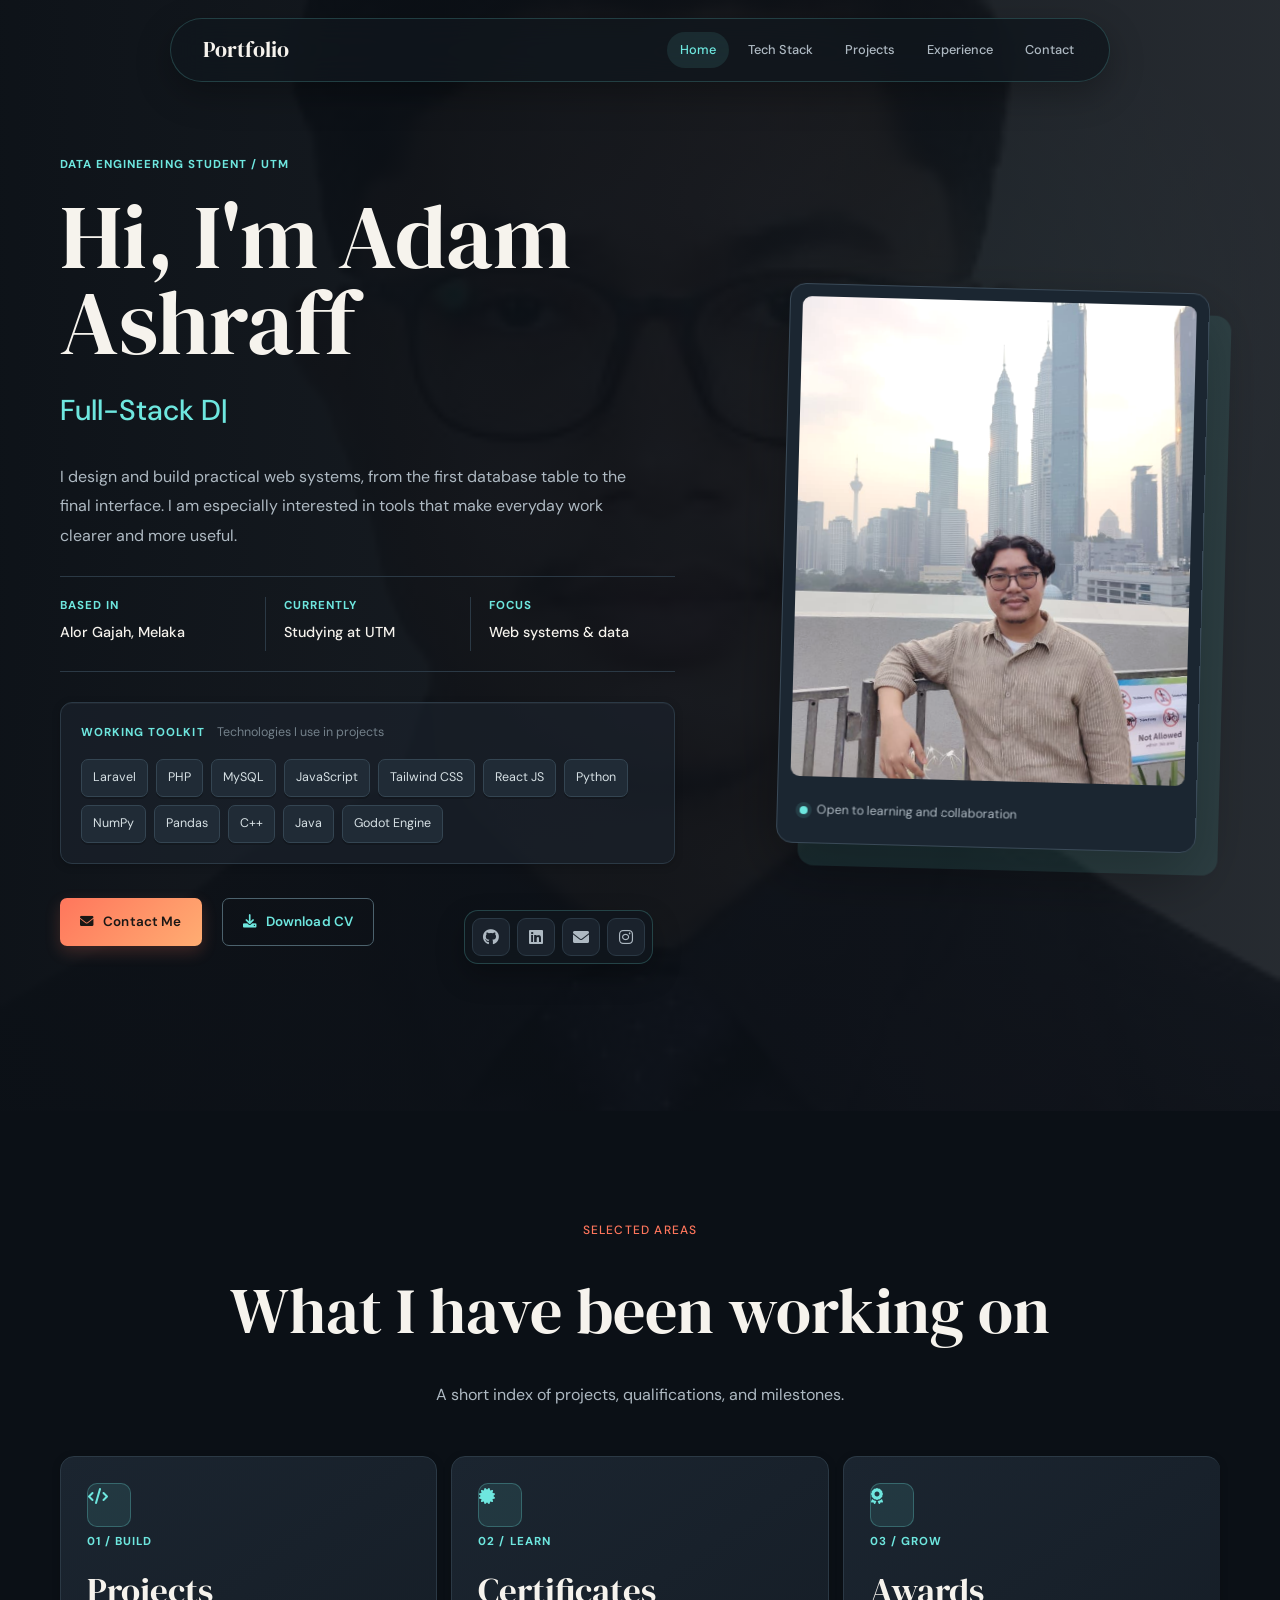
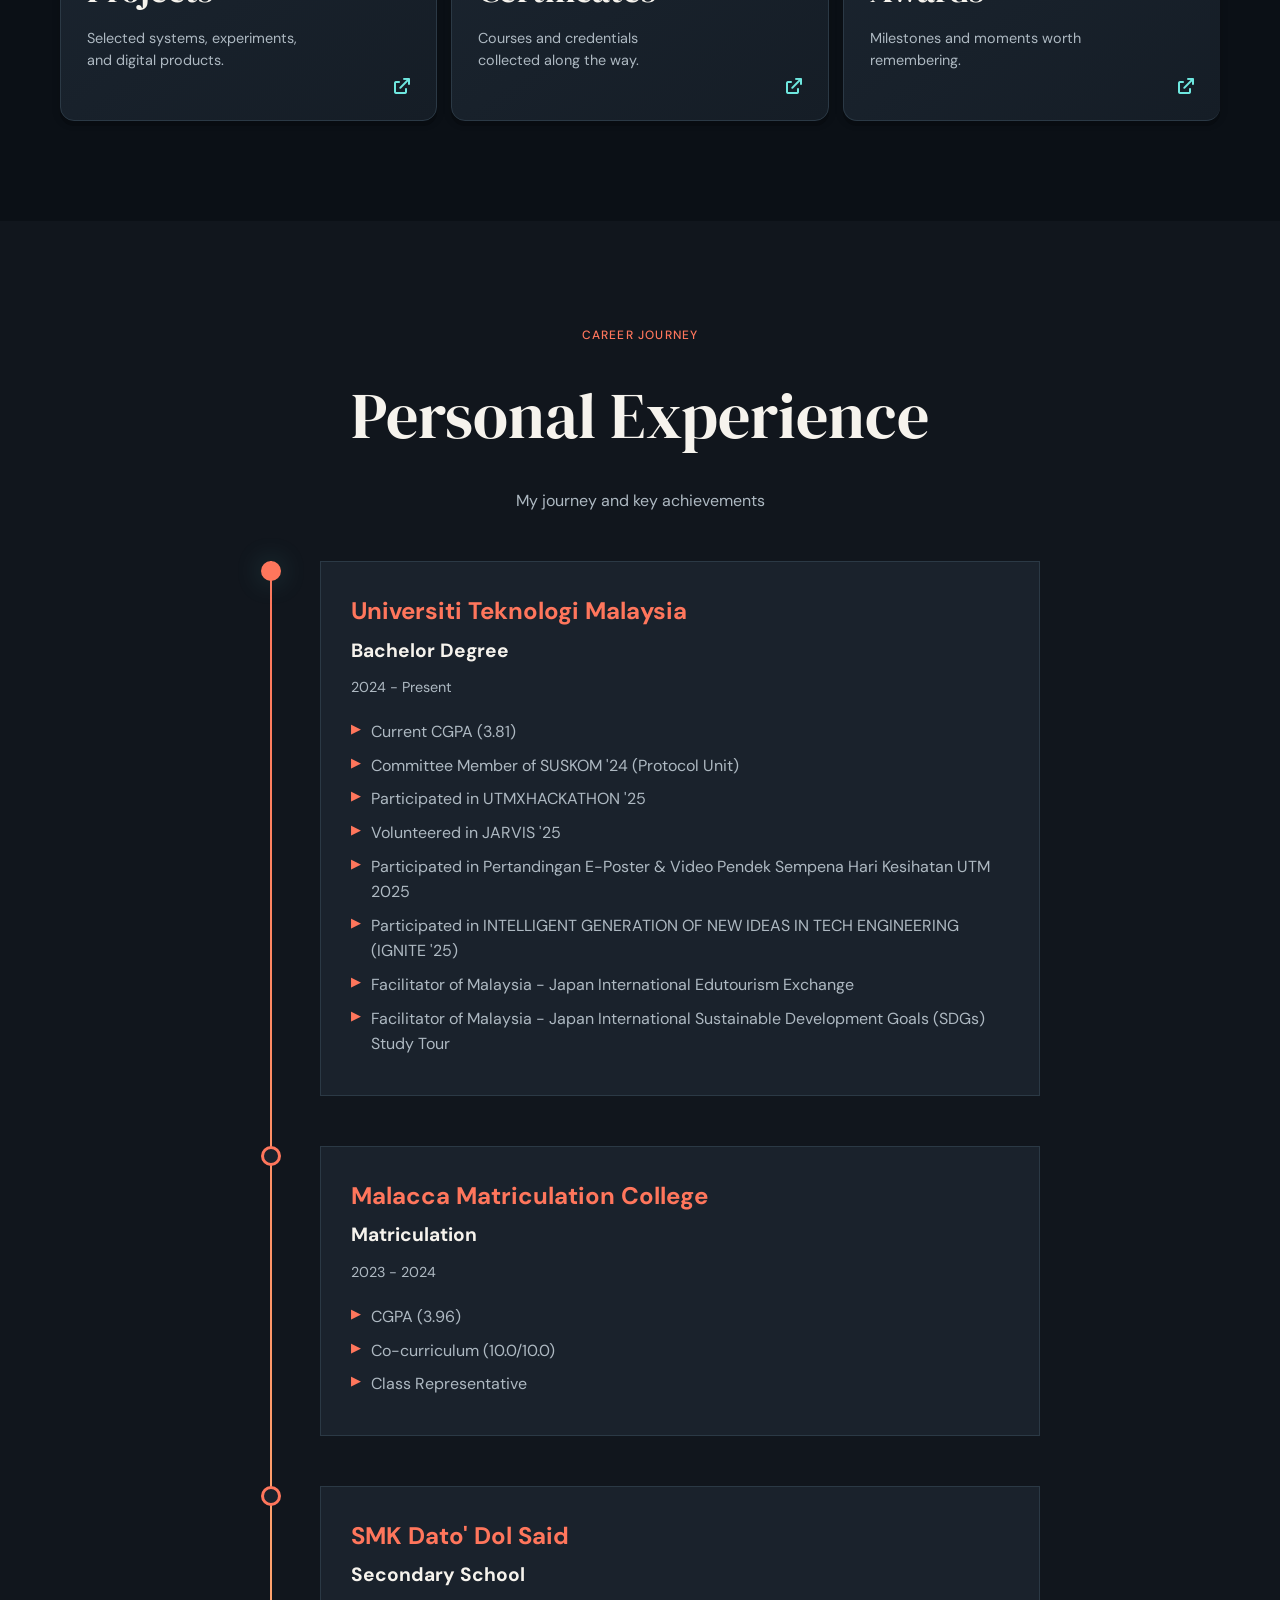
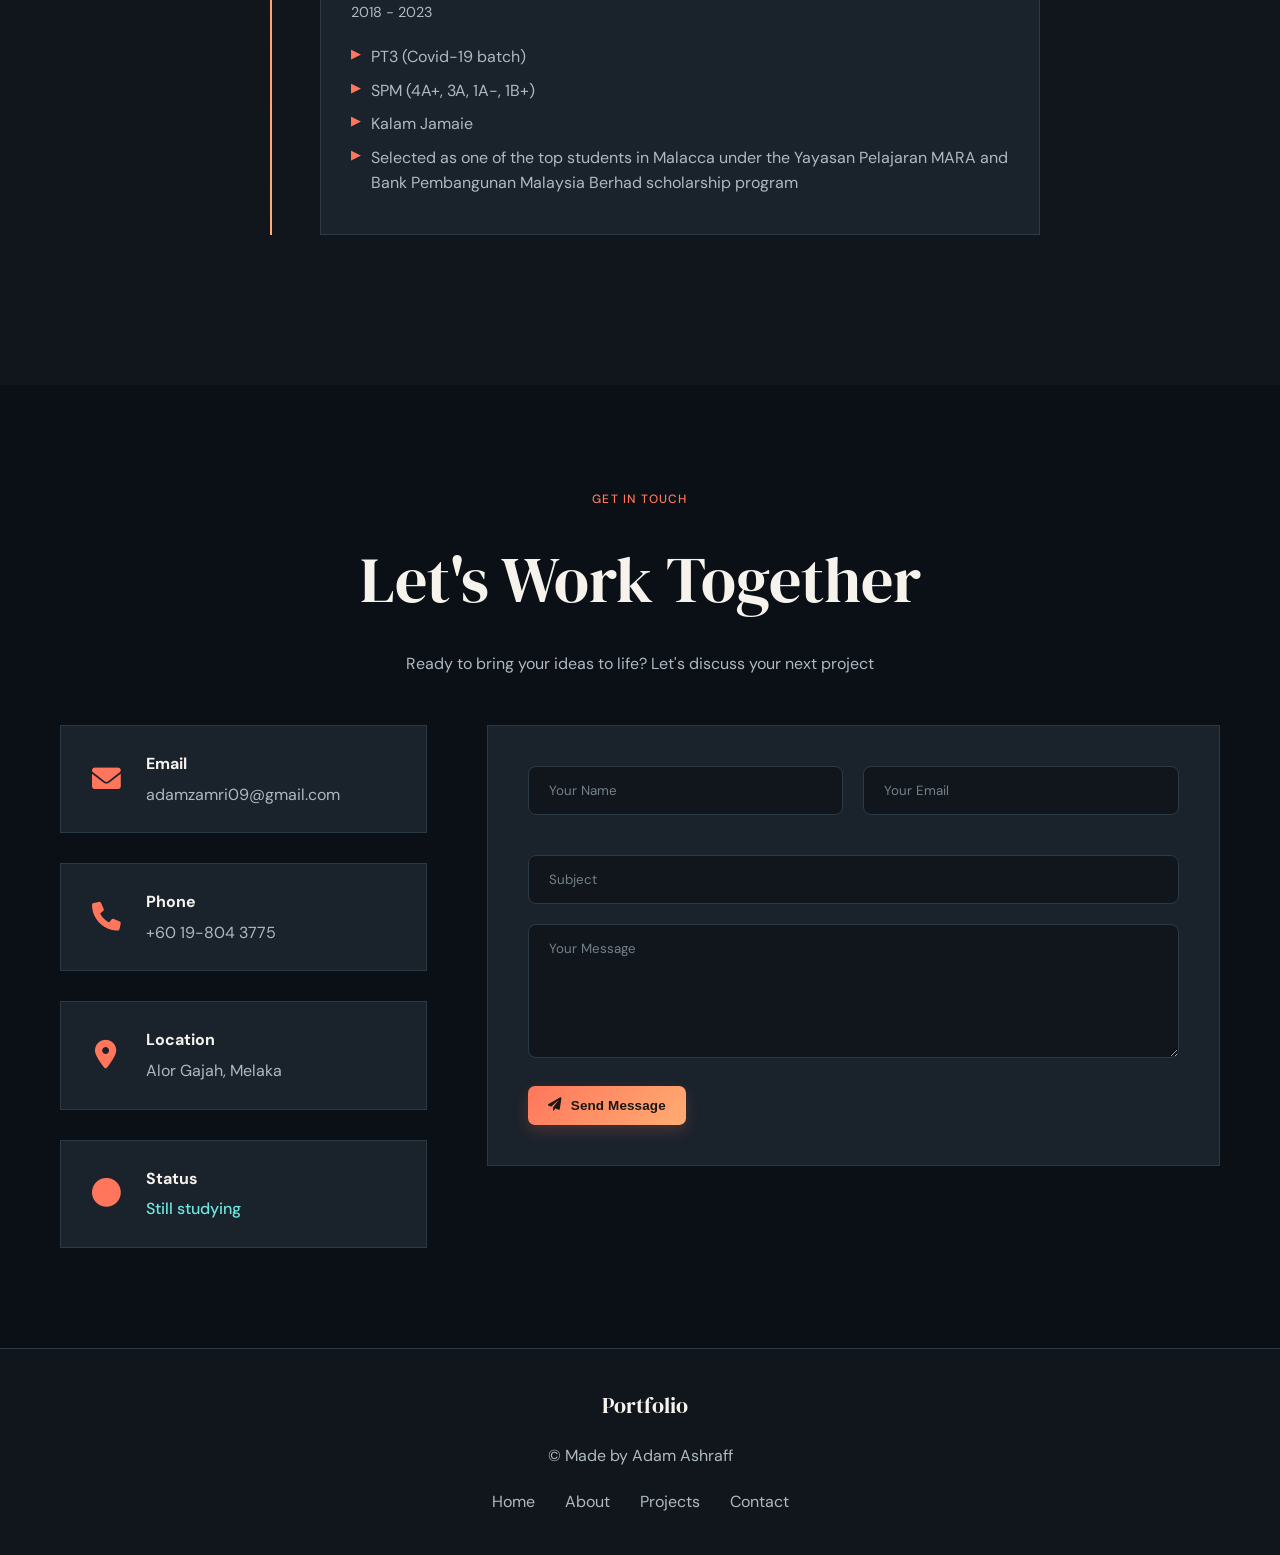
<file: index.html>
<!DOCTYPE html>
<html lang="en">
<head>
    <meta charset="UTF-8">
    <meta name="viewport" content="width=device-width, initial-scale=1.0">
    <title>Adam Ashraff - Computer Science & Data Engineering Student</title>
    <link rel="stylesheet" href="style.css">
    <link href="https://cdnjs.cloudflare.com/ajax/libs/font-awesome/6.0.0/css/all.min.css" rel="stylesheet">
    <link href="https://fonts.googleapis.com/css2?family=DM+Sans:wght@400;500;600;700&family=DM+Serif+Display&display=swap" rel="stylesheet">
</head>
<body>
    <!-- Navigation -->
    <nav class="navbar" id="navbar">
        <div class="nav-container">
            <div class="nav-logo">
                <span class="logo-icon"></span>
                <span class="logo-text">Portfolio</span>
            </div>
            <ul class="nav-menu" id="nav-menu">
                <li><a href="#home" class="nav-link">Home</a></li>
                <li><a href="#tech-stack" class="nav-link">Tech Stack</a></li>
                <li><a href="projects.html" class="nav-link">Projects</a></li>
                <li><a href="#experience" class="nav-link">Experience</a></li>
                <li><a href="#contact" class="nav-link">Contact</a></li>
            </ul>
            <div class="hamburger" id="hamburger">
                <span></span>
                <span></span>
                <span></span>
            </div>
        </div>
    </nav>

    <!-- Hero Section -->
    <section id="home" class="hero">
        <video class="hero-background-video" autoplay muted loop playsinline preload="metadata" poster="ADAM1.jpg" aria-hidden="true">
            <source src="images/background/portfolio-background.mp4" type="video/mp4">
        </video>
        <div class="hero-video-overlay" aria-hidden="true"></div>
        <div class="hero-container">
            <div class="hero-content">
                <span class="eyebrow">Data engineering student / UTM</span>
                <h1 class="hero-title">
                    Hi, I'm <span class="text-gradient">Adam Ashraff</span>
                </h1>
                <h2 class="hero-subtitle">
                    <span id="typed-text"></span><span class="cursor">|</span>
                </h2>
                <p class="hero-description">
                    I design and build practical web systems, from the first database table to the final interface. I am especially interested in tools that make everyday work clearer and more useful.
                </p>
                <div class="hero-biodata">
                    <div><span>Based in</span><strong>Alor Gajah, Melaka</strong></div>
                    <div><span>Currently</span><strong>Studying at UTM</strong></div>
                    <div><span>Focus</span><strong>Web systems & data</strong></div>
                </div>
                <div class="hero-stack" id="tech-stack">
                        <div class="stack-heading"><span>Working toolkit</span><small>Technologies I use in projects</small></div>
                    <div class="stack-list">
                        <span>Laravel</span><span>PHP</span><span>MySQL</span><span>JavaScript</span>
                        <span>Tailwind CSS</span><span>React JS</span><span>Python</span><span>NumPy</span>
                        <span>Pandas</span><span>C++</span><span>Java</span><span>Godot Engine</span>
                    </div>
                </div>
                <div class="hero-buttons">
                    <a href="#contact" class="btn btn-primary">
                        <i class="fas fa-envelope"></i> Contact Me
                    </a>
                    <a href="#" class="btn btn-secondary" onclick="alert('CV not available yet'); return false;">
                        <i class="fas fa-download"></i> Download CV
                    </a>

                </div>
                <div class="social-links">
                    <a href="https://github.com/AdamAshraffZamri" class="social-link"><i class="fab fa-github"></i></a>
                    <a href="https://www.linkedin.com/in/adam-ashraff-0a2499340/" class="social-link"><i class="fab fa-linkedin"></i></a>
                    <a href="https://mail.google.com/adamzamri09@gmail.com" class="social-link"><i class="fas fa-envelope"></i></a>
                    <a href="https://www.instagram.com/adam._.ashraff/" class="social-link"><i class="fab fa-instagram"></i></a>
                </div>
            </div>
            <div class="hero-image">
                <div class="profile-frame">
                    <div class="profile-ring"></div>
                    <img src="ADAM2.jpeg" alt="Portrait of Adam Ashraff">
                    <div class="profile-caption"><span class="status-dot"></span><span>Open to learning and collaboration</span></div>
                </div>
            </div>
        </div>
        <div class="scroll-indicator">
            <i class="fas fa-chevron-down"></i>
        </div>
    </section>

    <!-- Navigation Cards -->
    <section class="destination-section" aria-labelledby="destination-title">
        <div class="container">
                <div class="section-header">
                <span class="section-badge">Selected areas</span>
                <h2 class="section-title" id="destination-title">What I have been working on</h2>
                <p class="section-description">A short index of projects, qualifications, and milestones.</p>
            </div>
            <div class="destination-grid">
                <a class="destination-card destination-projects" href="projects.html">
                    <span class="destination-icon"><i class="fas fa-code"></i></span>
                    <span class="destination-copy"><small>01 / Build</small><strong>Projects</strong><span>Selected systems, experiments, and digital products.</span></span>
                    <i class="fas fa-arrow-up-right-from-square destination-arrow"></i>
                </a>
                <a class="destination-card destination-certificates" href="certificates.html">
                    <span class="destination-icon"><i class="fas fa-certificate"></i></span>
                    <span class="destination-copy"><small>02 / Learn</small><strong>Certificates</strong><span>Courses and credentials collected along the way.</span></span>
                    <i class="fas fa-arrow-up-right-from-square destination-arrow"></i>
                </a>
                <a class="destination-card destination-awards" href="awards.html">
                    <span class="destination-icon"><i class="fas fa-award"></i></span>
                    <span class="destination-copy"><small>03 / Grow</small><strong>Awards</strong><span>Milestones and moments worth remembering.</span></span>
                    <i class="fas fa-arrow-up-right-from-square destination-arrow"></i>
                </a>
            </div>
        </div>
    </section>

    <!-- Legacy project cards moved to projects.html -->
    <!--
                <div class="project-card">
                    <div class="project-image">
                        <img src="https://images.unsplash.com/photo-1555066931-4365d14bab8c?w=400&h=250&fit=crop" alt="Code Terminal">
                        <div class="project-overlay">
                            <a href="#" class="project-link"><i class="fas fa-external-link-alt"></i></a>
                            <a href="#" class="project-link"><i class="fab fa-github"></i></a>
                        </div>
                    </div>
                    <div class="project-content">
                        <h3>Client Account Management System</h3>
                        <p>Production-level system for a real-world client. Handled the transition of legacy data to a secure, MVC-architected account system.</p>
                        <div class="project-tech">
                            <span>Laravel</span>
                            <span>PHP</span>
                        </div>
                    </div>
                </div>

                
                <div class="project-card">
                    <div class="project-image">
                        <img src="https://images.unsplash.com/photo-1551288049-bebda4e38f71?w=400&h=250&fit=crop" alt="Data Analytics">
                        <div class="project-overlay">
                            <a href="#" class="project-link"><i class="fas fa-external-link-alt"></i></a>
                            <a href="#" class="project-link"><i class="fab fa-github"></i></a>
                        </div>
                    </div>
                    <div class="project-content">
                        <h3>AI Impact on Job Sector Analysis</h3>
                        <p>Data mining project utilizing Kaggle datasets. Applied predictive modeling (K-Nearest Neighbors and Naïve Bayes) to analyze employment trends.</p>
                        <div class="project-tech">
                            <span>Python</span>
                            <span>Pandas</span>
                            <span>NumPy</span>
                        </div>
                    </div>
                </div>

                
                <div class="project-card">
                    <div class="project-image">
                        <img src="https://images.unsplash.com/photo-1518770660439-4636190af475?w=400&h=250&fit=crop" alt="Circuit Board">
                        <div class="project-overlay">
                            <a href="#" class="project-link"><i class="fas fa-external-link-alt"></i></a>
                            <a href="#" class="project-link"><i class="fab fa-github"></i></a>
                        </div>
                    </div>
                    <div class="project-content">
                        <h3>Energy Genome Map Prototype</h3>
                        <p>UTMXHACKATHON '25 project. Conceptualized and configured APIs for a backend tool monitoring data center energy consumption.</p>
                        <div class="project-tech">
                            <span>API Setup</span>
                            <span>System Design</span>
                        </div>
                    </div>
                </div>

                
                <div class="project-card">
                    <div class="project-image">
                        <img src="https://images.unsplash.com/photo-1449965408869-eaa3f722e40d?w=400&h=250&fit=crop" alt="Vehicle">
                        <div class="project-overlay">
                            <a href="#" class="project-link"><i class="fas fa-external-link-alt"></i></a>
                            <a href="#" class="project-link"><i class="fab fa-github"></i></a>
                        </div>
                    </div>
                    <div class="project-content">
                        <h3>Vehicle Booking & Payment Module</h3>
                        <p>System design assignment implementing core algorithms for vehicle availability checks, booking creation, and payment controller logic.</p>
                        <div class="project-tech">
                            <span>Algorithm Design</span>
                            <span>Software Engineering</span>
                        </div>
                    </div>
                </div>

                
                <div class="project-card">
                    <div class="project-image">
                        <img src="https://www.warrenphotographic.co.uk/photography/bigs/25291-Ginger-kitten-leaping-with-arms-outstretched-white-background.jpg" 
                              alt="Leaping Ginger Kitten" />

                        <div class="project-overlay">
                            <a href="#" class="project-link"><i class="fas fa-external-link-alt"></i></a>
                            <a href="#" class="project-link"><i class="fab fa-github"></i></a>
                        </div>
                    </div>
                    <div class="project-content">
                        <h3>Leaping Kitten</h3>
                        <p>Programming Technique II group project by using C++ language. </p>
                        <div class="project-tech">
                            <span>C++</span>
                        </div>
                    </div>
                </div>

                
                <div class="project-card">
                    <div class="project-image">
                        <img src="https://blogger.googleusercontent.com/img/b/R29vZ2xl/AVvXsEhqmGx-S4Fqw8RdrUCkQcXzGlcich_aHnn27DRb6Bm2BTpwQkwt-VkRaKQTyxvmQUvHAuLHKhfWHs36IHc_DG061Q87obcdGENegibQORWtLxb6Ef7zsSP99amKMCMCVSmQCB60qKEAe3g/s400/hasta.jpeg" 
                              alt="Hasta Car Rental Logo or Image">

                        <div class="project-overlay">
                            <a href="#" class="project-link"><i class="fas fa-external-link-alt"></i></a>
                            <a href="#" class="project-link"><i class="fab fa-figma"></i></a>
                        </div>
                    </div>
                    <div class="project-content">
                        <h3>Hasta Car Rental website design</h3>
                        <p>Website design for System Analysis and Design group project. </p>
                        <div class="project-tech">
                            <span>Figma</span>
                        </div>
                    </div>
                </div>

                
                <div class="project-card">
                    <div class="project-image">
                        <img src="https://images.unsplash.com/photo-1560518883-ce09059eeffa?w=400&h=250&fit=crop" alt="Real Estate">
                        <div class="project-overlay">
                            <a href="#" class="project-link"><i class="fas fa-external-link-alt"></i></a>
                            <a href="#" class="project-link"><i class="fab fa-figma"></i></a>
                        </div>
                    </div>
                    <div class="project-content">
                        <h3>CliMate Website Design</h3>
                        <p>Website design for Human Computer Interaction group project.</p>
                        <div class="project-tech">
                            <span>Figma</span>
                        </div>
                    </div>
                </div>

            </div>
        </div>
    </section> -->

    <!-- Experience Section -->
    <section id="experience" class="experience">
  <div class="container">
    <div class="section-header">
      <span class="section-badge">Career Journey</span>
      <h2 class="section-title">Personal Experience</h2>
      <p class="section-description">
        My journey and key achievements
      </p>
    </div>

    <div class="timeline">
      <!-- UTM -->
      <div class="timeline-item">
        <div class="timeline-dot active"></div>
        <div class="timeline-content">
          <h3>Universiti Teknologi Malaysia</h3>
          <h4>Bachelor Degree</h4>
          <span class="timeline-date">2024 - Present</span>
          <ul>
            <li>Current CGPA (3.81)</li>
            <li>Committee Member of SUSKOM '24 (Protocol Unit)</li>
            <li>Participated in UTMXHACKATHON '25</li>
            <li>Volunteered in JARVIS '25</li>
            <li>Participated in Pertandingan E-Poster & Video Pendek Sempena Hari Kesihatan UTM 2025</li>
            <li>Participated in INTELLIGENT GENERATION OF NEW IDEAS IN TECH ENGINEERING (IGNITE '25)</li>
            <li>Facilitator of Malaysia - Japan International Edutourism Exchange</li>
            <li>Facilitator of Malaysia - Japan International Sustainable Development Goals (SDGs) Study Tour</li>
          </ul>
        </div>
      </div>

      <!-- Matriculation -->
      <div class="timeline-item">
        <div class="timeline-dot"></div>
        <div class="timeline-content">
          <h3>Malacca Matriculation College</h3>
          <h4>Matriculation</h4>
          <span class="timeline-date">2023 - 2024</span>
          <ul>
            <li>CGPA (3.96)</li>
            <li>Co-curriculum (10.0/10.0)</li>
            <li>Class Representative</li>
          </ul>
        </div>
      </div>

      <!-- Secondary School -->
      <div class="timeline-item">
        <div class="timeline-dot"></div>
        <div class="timeline-content">
          <h3>SMK Dato' Dol Said</h3>
          <h4>Secondary School</h4>
          <span class="timeline-date">2018 - 2023</span>
          <ul>
            <li>PT3 (Covid-19 batch)</li>
            <li>SPM (4A+, 3A, 1A-, 1B+)</li>
            <li>Kalam Jamaie</li>
            <li>Selected as one of the top students in Malacca under the Yayasan Pelajaran MARA and Bank Pembangunan Malaysia Berhad scholarship program</li>
          </ul>
        </div>
      </div>

    </div>
  </div>
</section>

    <!-- Contact Section -->
    <section id="contact" class="contact">
        <div class="container">
            <div class="section-header">
                <span class="section-badge">Get In Touch</span>
                <h2 class="section-title">Let's Work Together</h2>
                <p class="section-description">
                    Ready to bring your ideas to life? Let's discuss your next project
                </p>
            </div>
            <div class="contact-content">
                <div class="contact-info">
                    <div class="contact-item">
                        <i class="fas fa-envelope"></i>
                        <div>
                            <h4>Email</h4>
                            <p>adamzamri09@gmail.com</p>
                        </div>
                    </div>
                    <div class="contact-item">
                        <i class="fas fa-phone"></i>
                        <div>
                            <h4>Phone</h4>
                            <p>+60 19-804 3775</p>
                        </div>
                    </div>
                    <div class="contact-item">
                        <i class="fas fa-map-marker-alt"></i>
                        <div>
                            <h4>Location</h4>
                            <p>Alor Gajah, Melaka</p>
                        </div>
                    </div>
                    <div class="contact-item">
                        <i class="fas fa-circle"></i>
                        <div>
                            <h4>Status</h4>
                            <p class="status-available">Still studying</p>
                        </div>
                    </div>
                </div>
                <form class="contact-form" id="contact-form" action="https://formspree.io/f/xjgnlwgd" method="POST">
                    <div class="form-row">
                        <div class="form-group">
                            <input type="text" name="name" placeholder="Your Name" required>
                        </div>
                        <div class="form-group">
                            <input type="email" name="email" placeholder="Your Email" required>
                        </div>
                    </div>
                    <div class="form-group">
                        <input type="text" name="subject" placeholder="Subject" required>
                    </div>
                    <div class="form-group">
                        <textarea name="message" placeholder="Your Message" rows="6" required></textarea>
                    </div>
                    <button type="submit" class="btn btn-primary">
                        <i class="fas fa-paper-plane"></i>
                        Send Message
                    </button>
                </form>
            </div>
        </div>
    </section>

    <!-- Footer -->
    <footer class="footer">
        <div class="container">
            <div class="footer-content">
                <div class="footer-brand">
                    <span class="logo-icon"></span>
                    <span class="logo-text">Portfolio</span>
                </div>
                <p>&copy; Made by Adam Ashraff</p>
                <div class="footer-links">
                    <a href="#home">Home</a>
                    <a href="#about">About</a>
                    <a href="#projects">Projects</a>
                    <a href="#contact">Contact</a>
                </div>
            </div>
        </div>
    </footer>

    <script src="script.js"></script>
</body>
</html>
</file>
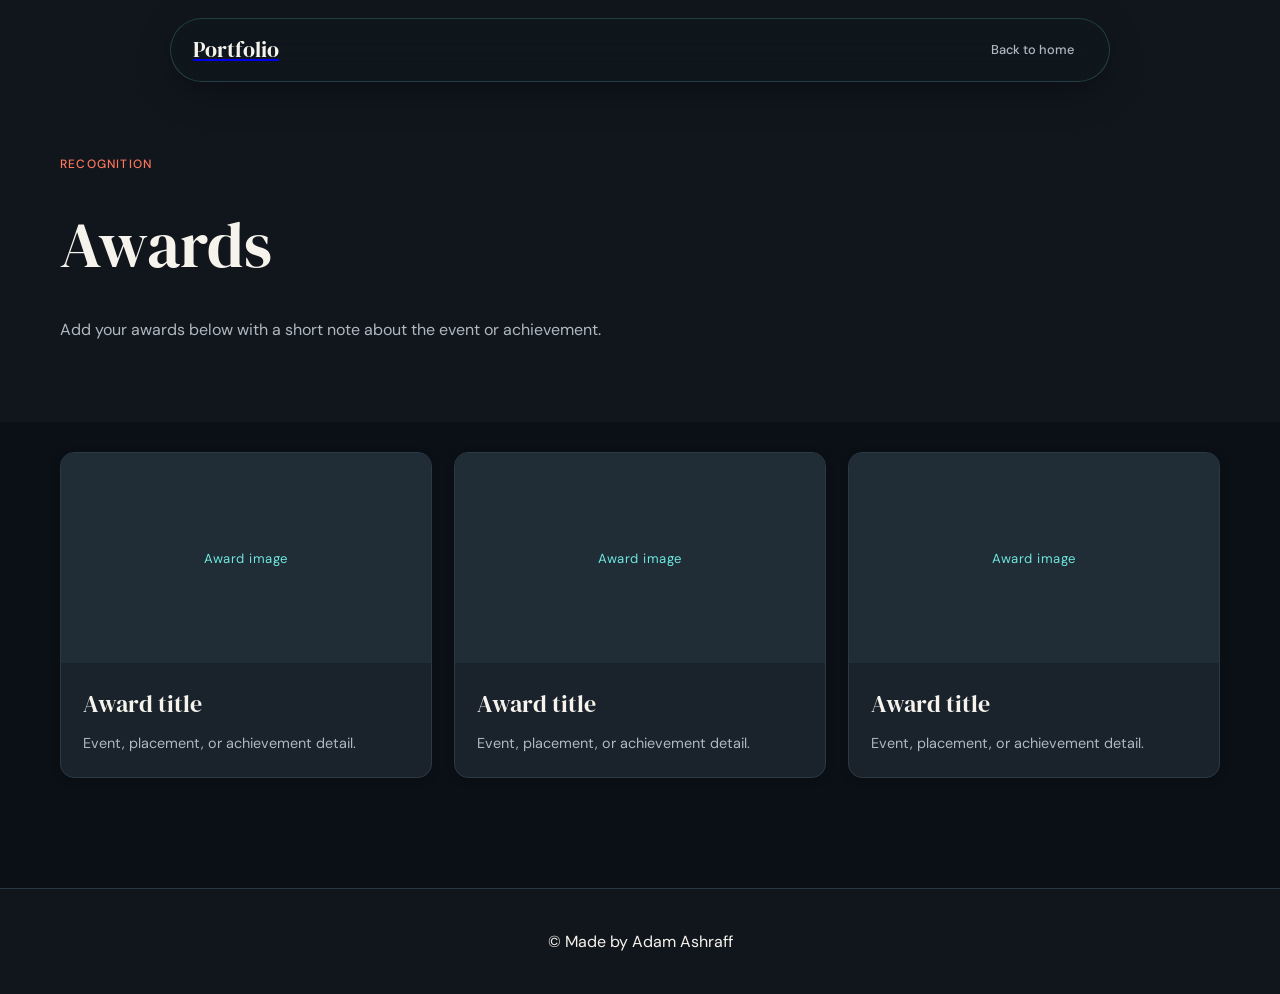
<file: awards.html>
<!DOCTYPE html>
<html lang="en">
<head>
    <meta charset="UTF-8">
    <meta name="viewport" content="width=device-width, initial-scale=1.0">
    <title>Awards - Adam Ashraff</title>
    <link rel="stylesheet" href="style.css">
    <link href="https://fonts.googleapis.com/css2?family=DM+Sans:wght@400;500;600;700&family=DM+Serif+Display&display=swap" rel="stylesheet">
    <link href="https://cdnjs.cloudflare.com/ajax/libs/font-awesome/6.0.0/css/all.min.css" rel="stylesheet">
</head>
<body>
    <nav class="navbar"><div class="nav-container"><a class="nav-logo" href="index.html"><span class="logo-text">Portfolio</span></a><a class="nav-link" href="index.html">Back to home</a></div></nav>
    <main>
        <section class="page-hero"><div class="container"><div class="section-header"><span class="section-badge">Recognition</span><h1 class="section-title">Awards</h1><p class="section-description">Add your awards below with a short note about the event or achievement.</p></div></div></section>
        <section class="records-section"><div class="container"><div class="records-grid">
            <article class="record-card"><div class="record-image">Award image</div><div class="record-content"><h2>Award title</h2><p>Event, placement, or achievement detail.</p></div></article>
            <article class="record-card"><div class="record-image">Award image</div><div class="record-content"><h2>Award title</h2><p>Event, placement, or achievement detail.</p></div></article>
            <article class="record-card"><div class="record-image">Award image</div><div class="record-content"><h2>Award title</h2><p>Event, placement, or achievement detail.</p></div></article>
        </div></div></section>
    </main>
    <footer class="footer"><div class="container"><p>&copy; Made by Adam Ashraff</p></div></footer>
</body>
</html>
</file>
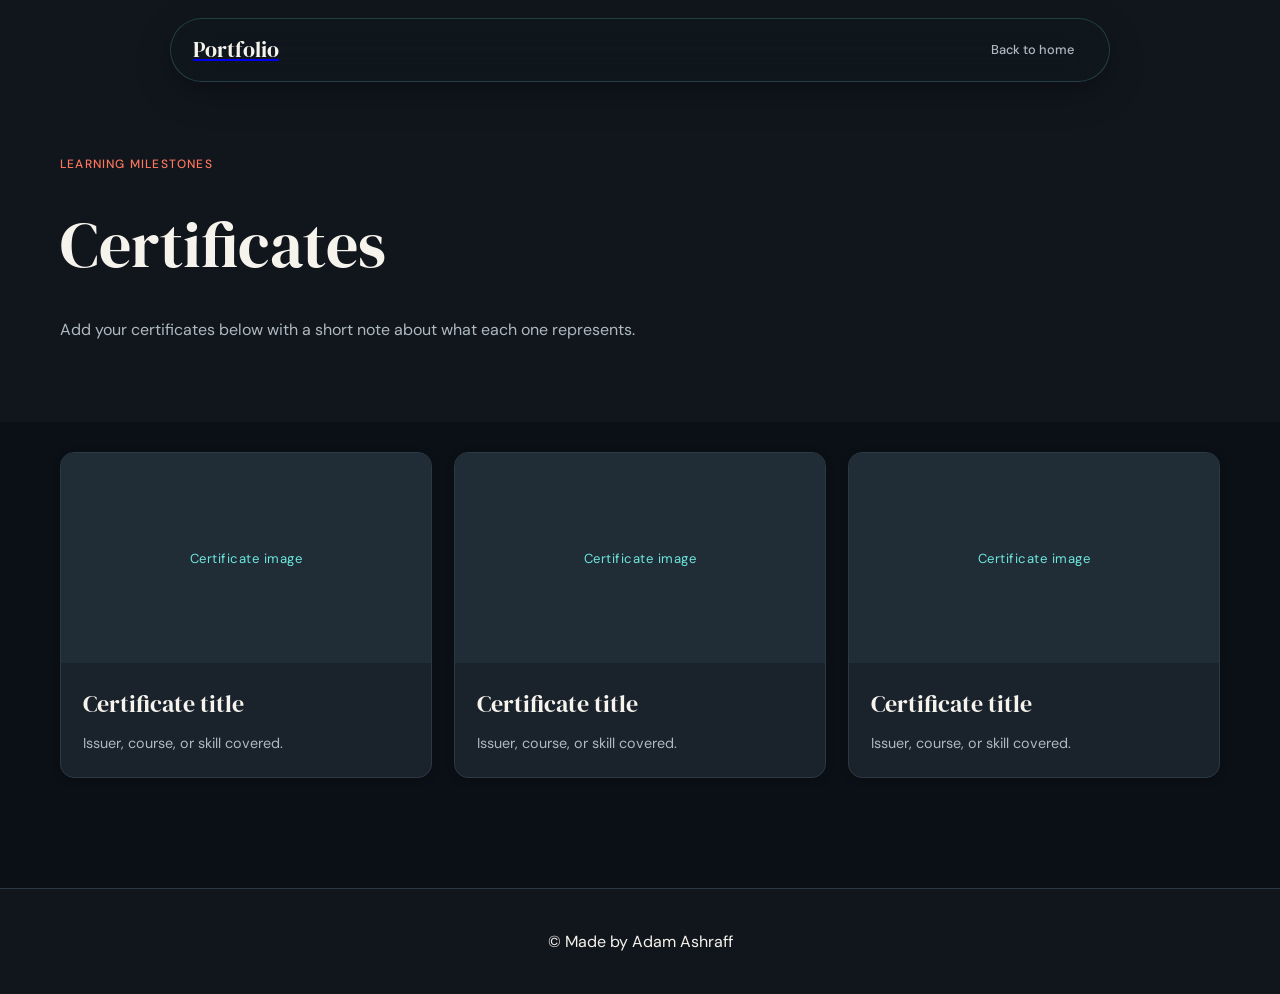
<file: certificates.html>
<!DOCTYPE html>
<html lang="en">
<head>
    <meta charset="UTF-8">
    <meta name="viewport" content="width=device-width, initial-scale=1.0">
    <title>Certificates - Adam Ashraff</title>
    <link rel="stylesheet" href="style.css">
    <link href="https://fonts.googleapis.com/css2?family=DM+Sans:wght@400;500;600;700&family=DM+Serif+Display&display=swap" rel="stylesheet">
    <link href="https://cdnjs.cloudflare.com/ajax/libs/font-awesome/6.0.0/css/all.min.css" rel="stylesheet">
</head>
<body>
    <nav class="navbar"><div class="nav-container"><a class="nav-logo" href="index.html"><span class="logo-text">Portfolio</span></a><a class="nav-link" href="index.html">Back to home</a></div></nav>
    <main>
        <section class="page-hero"><div class="container"><div class="section-header"><span class="section-badge">Learning milestones</span><h1 class="section-title">Certificates</h1><p class="section-description">Add your certificates below with a short note about what each one represents.</p></div></div></section>
        <section class="records-section"><div class="container"><div class="records-grid">
            <article class="record-card"><div class="record-image">Certificate image</div><div class="record-content"><h2>Certificate title</h2><p>Issuer, course, or skill covered.</p></div></article>
            <article class="record-card"><div class="record-image">Certificate image</div><div class="record-content"><h2>Certificate title</h2><p>Issuer, course, or skill covered.</p></div></article>
            <article class="record-card"><div class="record-image">Certificate image</div><div class="record-content"><h2>Certificate title</h2><p>Issuer, course, or skill covered.</p></div></article>
        </div></div></section>
    </main>
    <footer class="footer"><div class="container"><p>&copy; Made by Adam Ashraff</p></div></footer>
</body>
</html>
</file>
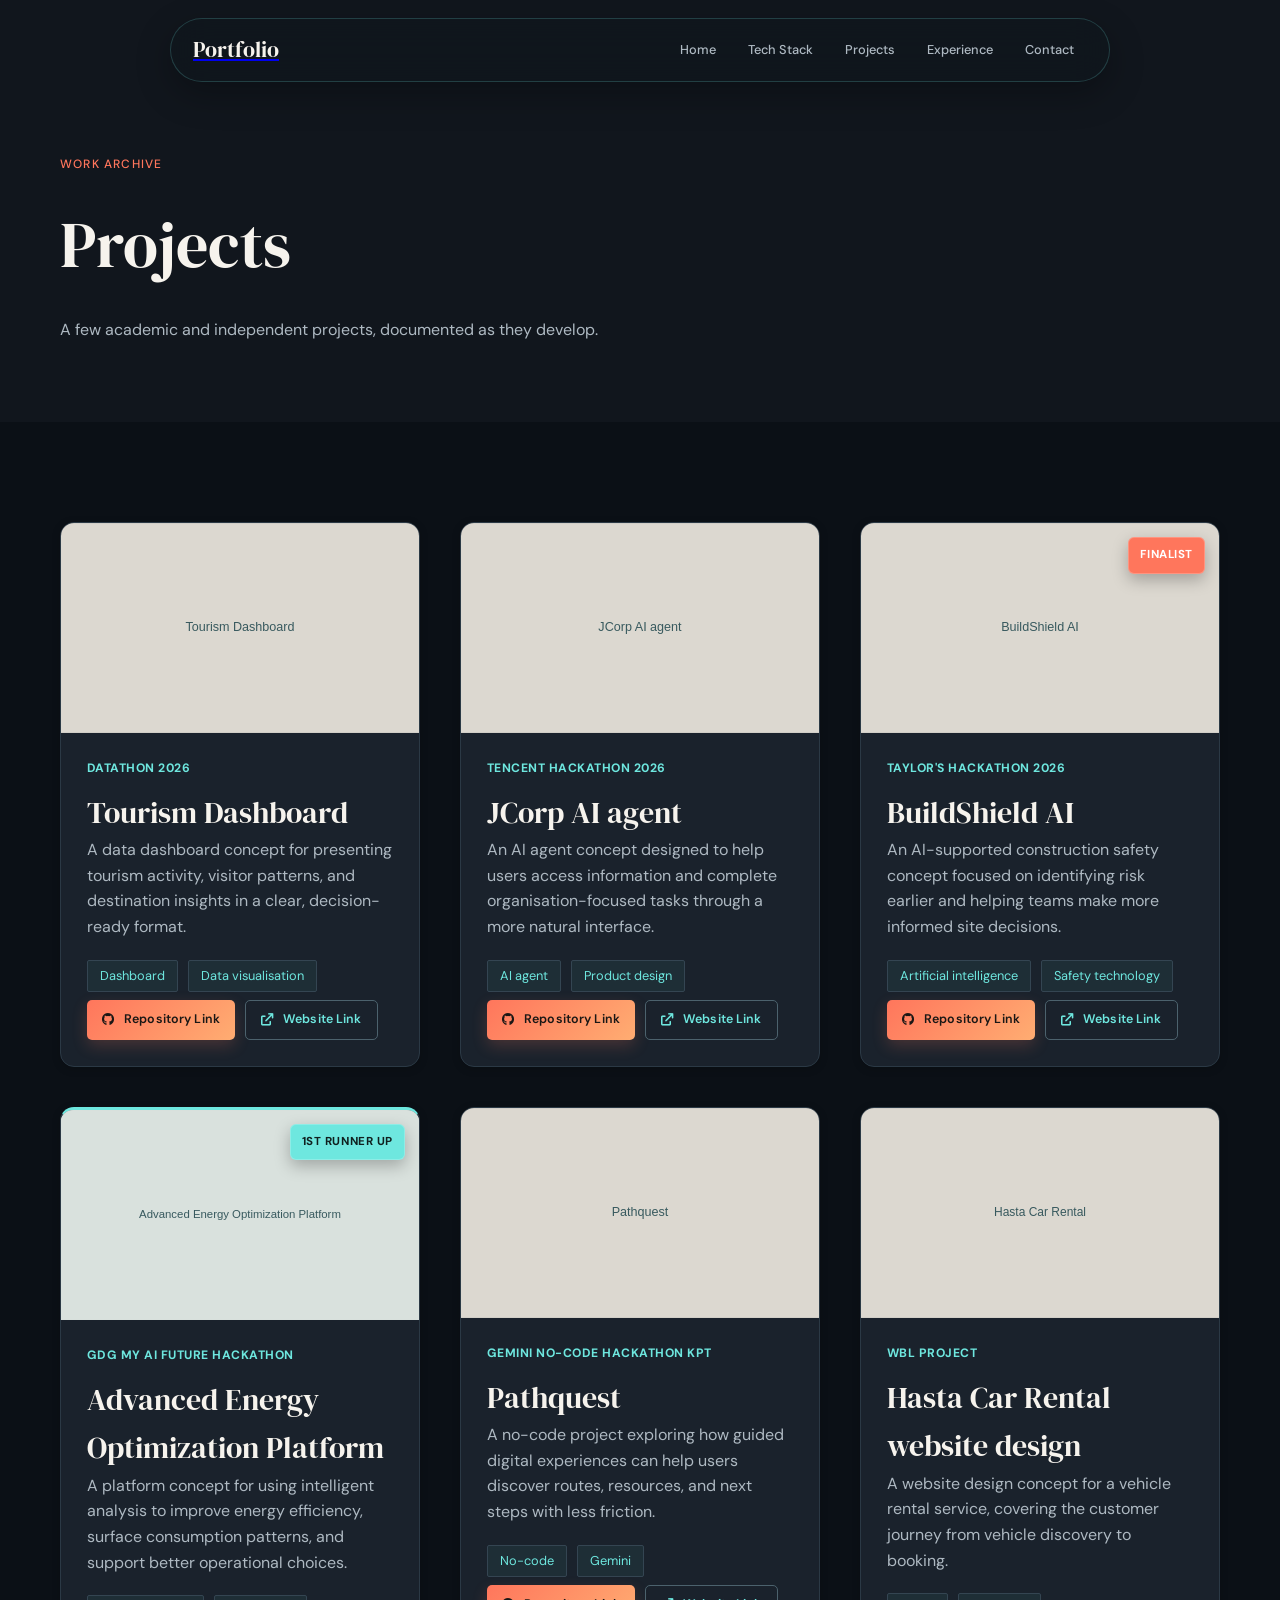
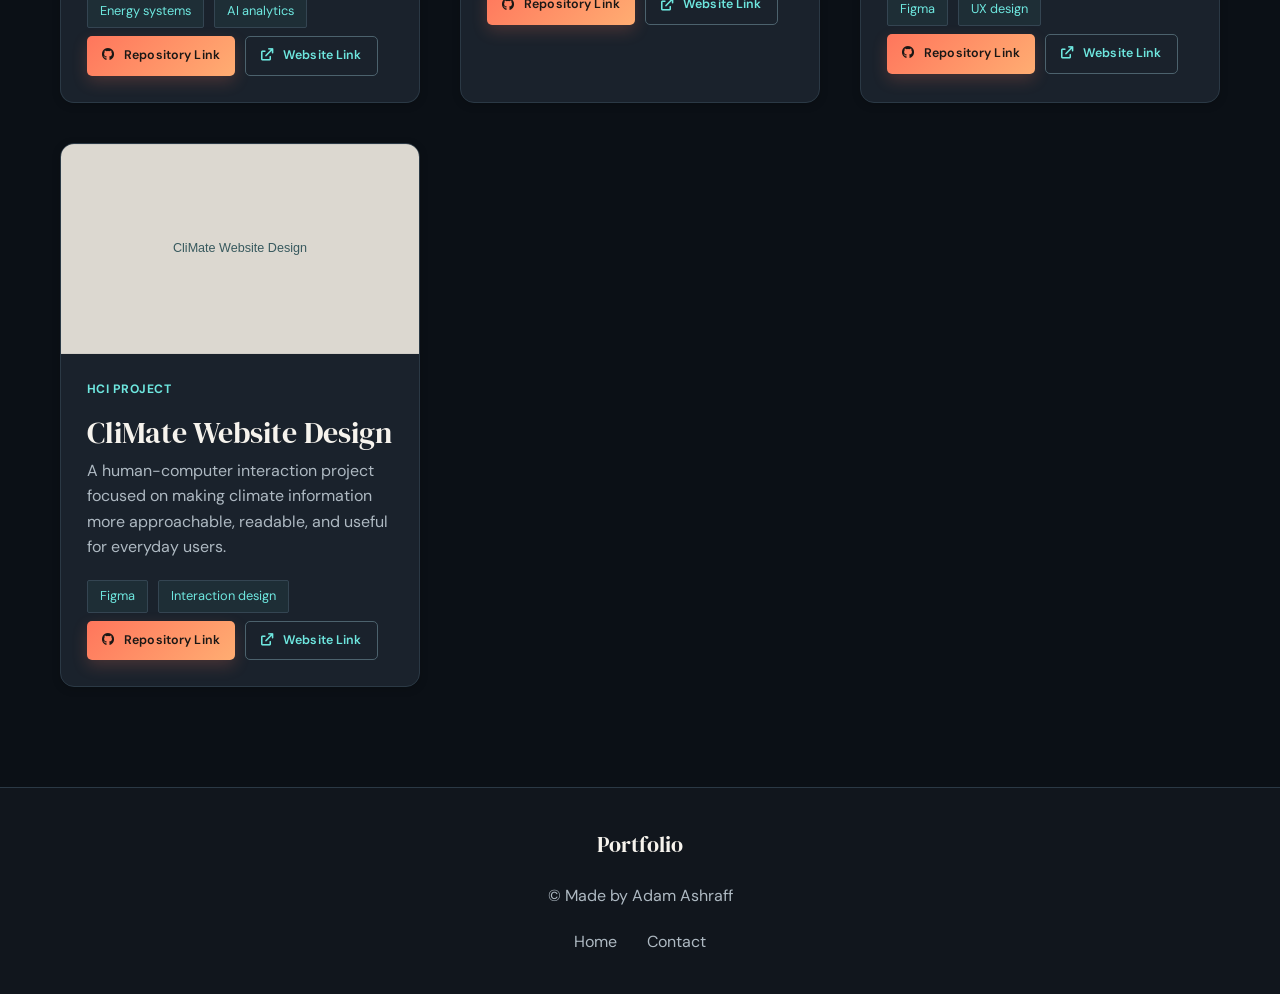
<file: projects.html>
<!DOCTYPE html>
<html lang="en">
<head>
    <meta charset="UTF-8">
    <meta name="viewport" content="width=device-width, initial-scale=1.0">
    <title>Projects - Adam Ashraff</title>
    <link rel="stylesheet" href="style.css">
    <link href="https://cdnjs.cloudflare.com/ajax/libs/font-awesome/6.0.0/css/all.min.css" rel="stylesheet">
    <link href="https://fonts.googleapis.com/css2?family=DM+Sans:wght@400;500;600;700&family=DM+Serif+Display&display=swap" rel="stylesheet">
</head>
<body>
    <nav class="navbar" id="navbar">
        <div class="nav-container">
            <a class="nav-logo" href="index.html"><span class="logo-text">Portfolio</span></a>
            <ul class="nav-menu" id="nav-menu">
                <li><a href="index.html#home" class="nav-link">Home</a></li>
                <li><a href="index.html#tech-stack" class="nav-link">Tech Stack</a></li>
                <li><a href="projects.html" class="nav-link active">Projects</a></li>
                <li><a href="index.html#experience" class="nav-link">Experience</a></li>
                <li><a href="index.html#contact" class="nav-link">Contact</a></li>
            </ul>
            <div class="hamburger" id="hamburger"><span></span><span></span><span></span></div>
        </div>
    </nav>

    <main>
        <section class="page-hero">
            <div class="container">
                <div class="section-header">
                    <span class="section-badge">Work archive</span>
                    <h1 class="section-title">Projects</h1>
                    <p class="section-description">A few academic and independent projects, documented as they develop.</p>
                </div>
            </div>
        </section>

        <section class="projects projects-page">
            <div class="container">
                <div class="projects-grid">
                    <article class="project-card">
                        <div class="project-placeholder"><img src="images/projects/tourism-dashboard.svg" alt="Tourism Dashboard project image placeholder"></div>
                        <div class="project-content">
                            <span class="project-context">Datathon 2026</span>
                            <h2>Tourism Dashboard</h2>
                            <p>A data dashboard concept for presenting tourism activity, visitor patterns, and destination insights in a clear, decision-ready format.</p>
                            <div class="project-tech"><span>Dashboard</span><span>Data visualisation</span></div>
                            <div class="project-actions"><a class="btn btn-primary" href="#" aria-label="Open Tourism Dashboard repository"><i class="fab fa-github"></i> Repository Link</a><a class="btn btn-secondary" href="#" aria-label="Open Tourism Dashboard website"><i class="fas fa-arrow-up-right-from-square"></i> Website Link</a></div>
                        </div>
                    </article>

                    <article class="project-card">
                        <div class="project-placeholder"><img src="images/projects/jcorp-ai-agent.svg" alt="JCorp AI agent project image placeholder"></div>
                        <div class="project-content">
                            <span class="project-context">Tencent Hackathon 2026</span>
                            <h2>JCorp AI agent</h2>
                            <p>An AI agent concept designed to help users access information and complete organisation-focused tasks through a more natural interface.</p>
                            <div class="project-tech"><span>AI agent</span><span>Product design</span></div>
                            <div class="project-actions"><a class="btn btn-primary" href="#" aria-label="Open JCorp AI agent repository"><i class="fab fa-github"></i> Repository Link</a><a class="btn btn-secondary" href="#" aria-label="Open JCorp AI agent website"><i class="fas fa-arrow-up-right-from-square"></i> Website Link</a></div>
                        </div>
                    </article>

                    <article class="project-card">
                        <div class="project-placeholder"><img src="images/projects/buildshield-ai.svg" alt="BuildShield AI project image placeholder"><span class="achievement-badge">Finalist</span></div>
                        <div class="project-content">
                            <span class="project-context">Taylor's Hackathon 2026</span>
                            <h2>BuildShield AI</h2>
                            <p>An AI-supported construction safety concept focused on identifying risk earlier and helping teams make more informed site decisions.</p>
                            <div class="project-tech"><span>Artificial intelligence</span><span>Safety technology</span></div>
                            <div class="project-actions"><a class="btn btn-primary" href="#" aria-label="Open BuildShield AI repository"><i class="fab fa-github"></i> Repository Link</a><a class="btn btn-secondary" href="#" aria-label="Open BuildShield AI website"><i class="fas fa-arrow-up-right-from-square"></i> Website Link</a></div>
                        </div>
                    </article>

                    <article class="project-card project-card-award">
                        <div class="project-placeholder"><img src="images/projects/advanced-energy-optimization-platform.svg" alt="Advanced Energy Optimization Platform project image placeholder"><span class="achievement-badge">1st Runner Up</span></div>
                        <div class="project-content">
                            <span class="project-context">GDG My AI Future Hackathon</span>
                            <h2>Advanced Energy Optimization Platform</h2>
                            <p>A platform concept for using intelligent analysis to improve energy efficiency, surface consumption patterns, and support better operational choices.</p>
                            <div class="project-tech"><span>Energy systems</span><span>AI analytics</span></div>
                            <div class="project-actions"><a class="btn btn-primary" href="#" aria-label="Open Advanced Energy Optimization Platform repository"><i class="fab fa-github"></i> Repository Link</a><a class="btn btn-secondary" href="#" aria-label="Open Advanced Energy Optimization Platform website"><i class="fas fa-arrow-up-right-from-square"></i> Website Link</a></div>
                        </div>
                    </article>

                    <article class="project-card">
                        <div class="project-placeholder"><img src="images/projects/pathquest.svg" alt="Pathquest project image placeholder"></div>
                        <div class="project-content">
                            <span class="project-context">Gemini NO-CODE Hackathon KPT</span>
                            <h2>Pathquest</h2>
                            <p>A no-code project exploring how guided digital experiences can help users discover routes, resources, and next steps with less friction.</p>
                            <div class="project-tech"><span>No-code</span><span>Gemini</span></div>
                            <div class="project-actions"><a class="btn btn-primary" href="#" aria-label="Open Pathquest repository"><i class="fab fa-github"></i> Repository Link</a><a class="btn btn-secondary" href="#" aria-label="Open Pathquest website"><i class="fas fa-arrow-up-right-from-square"></i> Website Link</a></div>
                        </div>
                    </article>

                    <article class="project-card">
                        <div class="project-placeholder"><img src="images/projects/hasta-car-rental.svg" alt="Hasta Car Rental website design image placeholder"></div>
                        <div class="project-content">
                            <span class="project-context">WBL Project</span>
                            <h2>Hasta Car Rental website design</h2>
                            <p>A website design concept for a vehicle rental service, covering the customer journey from vehicle discovery to booking.</p>
                            <div class="project-tech"><span>Figma</span><span>UX design</span></div>
                            <div class="project-actions"><a class="btn btn-primary" href="#" aria-label="Open Hasta Car Rental repository"><i class="fab fa-github"></i> Repository Link</a><a class="btn btn-secondary" href="#" aria-label="Open Hasta Car Rental website"><i class="fas fa-arrow-up-right-from-square"></i> Website Link</a></div>
                        </div>
                    </article>

                    <article class="project-card">
                        <div class="project-placeholder"><img src="images/projects/climate-website-design.svg" alt="CliMate Website Design image placeholder"></div>
                        <div class="project-content">
                            <span class="project-context">HCI Project</span>
                            <h2>CliMate Website Design</h2>
                            <p>A human-computer interaction project focused on making climate information more approachable, readable, and useful for everyday users.</p>
                            <div class="project-tech"><span>Figma</span><span>Interaction design</span></div>
                            <div class="project-actions"><a class="btn btn-primary" href="#" aria-label="Open CliMate repository"><i class="fab fa-github"></i> Repository Link</a><a class="btn btn-secondary" href="#" aria-label="Open CliMate website"><i class="fas fa-arrow-up-right-from-square"></i> Website Link</a></div>
                        </div>
                    </article>
                </div>
            </div>
        </section>
    </main>

    <footer class="footer"><div class="container"><div class="footer-content"><div class="footer-brand"><span class="logo-text">Portfolio</span></div><p>&copy; Made by Adam Ashraff</p><div class="footer-links"><a href="index.html">Home</a><a href="index.html#contact">Contact</a></div></div></div></footer>
    <script src="script.js"></script>
</body>
</html>
</file>
<file: style.css>
/* Reset and Base Styles */
* {
    margin: 0;
    padding: 0;
    box-sizing: border-box;
}

:root {
    /* Colors */
    --primary-color: #f5b544;
    --secondary-color: #e87955;
    --accent-color: #83c5be;
    --bg-dark: #101b25;
    --bg-darker: #0a121a;
    --bg-light: #182b38;
    --text-primary: #ffffff;
    --text-secondary: #b9c9d0;
    --text-muted: #78909c;
    --border-color: #29414d;
    
    /* Gradients */
    --gradient-primary: linear-gradient(135deg, var(--primary-color), var(--secondary-color));
    --gradient-secondary: linear-gradient(135deg, var(--accent-color), var(--primary-color));
    --gradient-dark: linear-gradient(135deg, var(--bg-dark), var(--bg-light));
    
    /* Shadows */
    --shadow-sm: 0 2px 10px rgba(0, 217, 255, 0.1);
    --shadow-md: 0 8px 30px rgba(0, 217, 255, 0.2);
    --shadow-lg: 0 20px 50px rgba(0, 217, 255, 0.3);
    --shadow-glow: 0 0 30px rgba(0, 217, 255, 0.5);
    
    /* Transitions */
    --transition: all 0.3s cubic-bezier(0.4, 0, 0.2, 1);
    --transition-slow: all 0.5s cubic-bezier(0.4, 0, 0.2, 1);
}

html {
    scroll-behavior: smooth;
}

body {
    font-family: 'Poppins', sans-serif;
    background: var(--bg-dark);
    color: var(--text-primary);
    line-height: 1.6;
    overflow-x: hidden;
}

.container {
    max-width: 1200px;
    margin: 0 auto;
    padding: 0 20px;
}

/* Navigation */
.navbar {
    position: fixed;
    top: 0;
    width: 100%;
    background: rgba(10, 10, 10, 0.9);
    backdrop-filter: blur(20px);
    border-bottom: 1px solid var(--border-color);
    z-index: 1000;
    transition: var(--transition);
}

.navbar.scrolled {
    background: rgba(10, 10, 10, 0.95);
    box-shadow: var(--shadow-md);
}

.nav-container {
    max-width: 1200px;
    margin: 0 auto;
    padding: 0 20px;
    display: flex;
    align-items: center;
    justify-content: space-between;
    height: 70px;
}

.nav-logo {
    display: flex;
    align-items: center;
    gap: 10px;
    font-size: 1.5rem;
    font-weight: 700;
}

.logo-icon {
    font-size: 1.8rem;
}

.logo-text {
    background: var(--gradient-primary);
    -webkit-background-clip: text;
    -webkit-text-fill-color: transparent;
    background-clip: text;
}

.nav-menu {
    display: flex;
    list-style: none;
    gap: 30px;
}

.nav-link {
    color: var(--text-secondary);
    text-decoration: none;
    font-weight: 500;
    transition: var(--transition);
    position: relative;
}

.nav-link:hover,
.nav-link.active {
    color: var(--primary-color);
}

.nav-link::after {
    content: '';
    position: absolute;
    bottom: -5px;
    left: 0;
    width: 0;
    height: 2px;
    background: var(--gradient-primary);
    transition: var(--transition);
}

.nav-link:hover::after,
.nav-link.active::after {
    width: 100%;
}

.hamburger {
    display: none;
    flex-direction: column;
    cursor: pointer;
    gap: 4px;
}

.hamburger span {
    width: 25px;
    height: 3px;
    background: var(--text-primary);
    transition: var(--transition);
}

/* Hero Section */
.hero {
    min-height: 100vh;
    display: flex;
    align-items: center;
    justify-content: center;
    position: relative;
    background: radial-gradient(ellipse at center, rgba(0, 217, 255, 0.1) 0%, transparent 70%);
}

.hero-container {
    display: grid;
    grid-template-columns: 1fr 1fr;
    gap: 60px;
    align-items: center;
    max-width: 1200px;
    margin: 0 auto;
    padding: 0 20px;
}

.hero-content {
    max-width: 500px;
}

.hero-title {
    font-size: 3.5rem;
    font-weight: 700;
    margin-bottom: 20px;
    line-height: 1.2;
}

.text-gradient {
    background: var(--gradient-primary);
    -webkit-background-clip: text;
    -webkit-text-fill-color: transparent;
    background-clip: text;
    animation: glow 2s ease-in-out infinite alternate;
}

@keyframes glow {
    from { filter: drop-shadow(0 0 10px rgba(0, 217, 255, 0.5)); }
    to { filter: drop-shadow(0 0 20px rgba(0, 217, 255, 0.8)); }
}

.hero-subtitle {
    font-size: 1.8rem;
    color: var(--text-secondary);
    margin-bottom: 30px;
    min-height: 60px;
    display: flex;
    align-items: center;
}

.cursor {
    animation: blink 1s infinite;
}

@keyframes blink {
    0%, 50% { opacity: 1; }
    51%, 100% { opacity: 0; }
}

.hero-description {
    font-size: 1.1rem;
    color: var(--text-secondary);
    margin-bottom: 40px;
    line-height: 1.8;
}

.hero-buttons {
    display: flex;
    gap: 20px;
    margin-bottom: 40px;
}

.btn {
    display: inline-flex;
    align-items: center;
    gap: 10px;
    padding: 12px 30px;
    border: none;
    border-radius: 50px;
    font-weight: 600;
    text-decoration: none;
    transition: var(--transition);
    cursor: pointer;
    position: relative;
    overflow: hidden;
}

.btn-primary {
    background: var(--gradient-primary);
    color: var(--bg-dark);
    box-shadow: var(--shadow-md);
}

.btn-primary:hover {
    transform: translateY(-2px);
    box-shadow: var(--shadow-glow);
}

.btn-secondary {
    background: transparent;
    color: var(--primary-color);
    border: 2px solid var(--primary-color);
}

.btn-secondary:hover {
    background: var(--primary-color);
    color: var(--bg-dark);
    transform: translateY(-2px);
    box-shadow: var(--shadow-md);
}

.social-links {
    display: flex;
    gap: 15px;
}

.social-link {
    display: flex;
    align-items: center;
    justify-content: center;
    width: 50px;
    height: 50px;
    background: var(--bg-light);
    border: 1px solid var(--border-color);
    border-radius: 50%;
    color: var(--text-secondary);
    text-decoration: none;
    transition: var(--transition);
}

.social-link:hover {
    background: var(--primary-color);
    color: var(--bg-dark);
    transform: translateY(-3px);
    box-shadow: var(--shadow-md);
}

/* Code Window */
.code-window {
    background: var(--bg-darker);
    border-radius: 12px;
    border: 1px solid var(--border-color);
    overflow: hidden;
    box-shadow: var(--shadow-lg);
    animation: float 6s ease-in-out infinite;
}

@keyframes float {
    0%, 100% { transform: translateY(0px); }
    50% { transform: translateY(-20px); }
}

.code-header {
    background: var(--bg-light);
    padding: 15px 20px;
    display: flex;
    align-items: center;
    justify-content: space-between;
    border-bottom: 1px solid var(--border-color);
}

.code-buttons {
    display: flex;
    gap: 8px;
}

.code-buttons span {
    width: 12px;
    height: 12px;
    border-radius: 50%;
}

.btn-close { background: #ff5f57; }
.btn-minimize { background: #ffbd2e; }
.btn-maximize { background: #28ca42; }

.code-title {
    color: var(--text-secondary);
    font-size: 0.9rem;
}

.code-content {
    padding: 20px;
    font-family: 'Courier New', monospace;
    font-size: 0.9rem;
}

.code-line {
    display: flex;
    margin-bottom: 8px;
}

.line-number {
    color: var(--text-muted);
    width: 30px;
    text-align: right;
    margin-right: 20px;
}

.keyword { color: #ff79c6; }
.variable { color: #8be9fd; }
.property { color: #50fa7b; }
.string { color: #f1fa8c; }

.scroll-indicator {
    position: absolute;
    bottom: 30px;
    left: 50%;
    transform: translateX(-50%);
    color: var(--text-secondary);
    font-size: 1.5rem;
    animation: bounce 2s infinite;
    cursor: pointer;
}

@keyframes bounce {
    0%, 20%, 50%, 80%, 100% { transform: translateX(-50%) translateY(0); }
    40% { transform: translateX(-50%) translateY(-10px); }
    60% { transform: translateX(-50%) translateY(-5px); }
}

/* Section Styles */
section {
    padding: 100px 0;
    position: relative;
}

.section-header {
    text-align: center;
    margin-bottom: 80px;
}

.section-badge {
    display: inline-block;
    padding: 8px 20px;
    background: var(--bg-light);
    border: 1px solid var(--primary-color);
    border-radius: 50px;
    color: var(--primary-color);
    font-size: 0.9rem;
    font-weight: 500;
    margin-bottom: 20px;
}

.section-title {
    font-size: 3rem;
    font-weight: 700;
    margin-bottom: 20px;
    background: var(--gradient-primary);
    -webkit-background-clip: text;
    -webkit-text-fill-color: transparent;
    background-clip: text;
}

.section-description {
    font-size: 1.2rem;
    color: var(--text-secondary);
    max-width: 600px;
    margin: 0 auto;
}

/* About Section */
.about {
    background: var(--bg-darker);
}

.about-content {
    display: grid;
    grid-template-columns: 2fr 1fr;
    gap: 60px;
    align-items: start;
}

.about-text h3 {
    font-size: 1.8rem;
    margin-bottom: 20px;
    color: var(--primary-color);
}

.about-text p {
    color: var(--text-secondary);
    margin-bottom: 25px;
    line-height: 1.8;
}

.highlights {
    display: flex;
    flex-direction: column;
    gap: 20px;
    margin-top: 40px;
}

.highlight-item {
    display: flex;
    align-items: flex-start;
    gap: 15px;
    padding: 20px;
    background: var(--bg-light);
    border-radius: 12px;
    border: 1px solid var(--border-color);
    transition: var(--transition);
}

.highlight-item:hover {
    border-color: var(--primary-color);
    box-shadow: var(--shadow-md);
}

.highlight-item i {
    color: var(--primary-color);
    font-size: 1.5rem;
    margin-top: 5px;
}

.highlight-item h4 {
    margin-bottom: 5px;
    color: var(--text-primary);
}

.highlight-item p {
    color: var(--text-secondary);
    font-size: 0.9rem;
    margin: 0;
}

.about-stats {
    display: grid;
    grid-template-columns: 1fr 1fr;
    gap: 15px;
}

.stat-card {
    text-align: center;
    padding: 30px 20px;
    background: var(--bg-light);
    border-radius: 12px;
    border: 1px solid var(--border-color);
    transition: var(--transition);
}

.stat-card:hover {
    border-color: var(--primary-color);
    box-shadow: var(--shadow-md);
    transform: translateY(-5px);
}

.stat-card h3 {
    font-size: 2.5rem;
    font-weight: 700;
    background: var(--gradient-primary);
    -webkit-background-clip: text;
    -webkit-text-fill-color: transparent;
    background-clip: text;
    margin-bottom: 10px;
}

.stat-card p {
    color: var(--text-secondary);
    font-size: 0.9rem;
}

/* Skills Section */
.skills-grid {
    display: grid;
    grid-template-columns: repeat(auto-fit, minmax(350px, 1fr));
    gap: 40px;
}

.skill-category {
    background: var(--bg-light);
    padding: 40px 30px;
    border-radius: 16px;
    border: 1px solid var(--border-color);
    transition: var(--transition);
}

.skill-category:hover {
    border-color: var(--primary-color);
    box-shadow: var(--shadow-md);
    transform: translateY(-5px);
}

.skill-category h3 {
    font-size: 1.5rem;
    margin-bottom: 30px;
    color: var(--primary-color);
    display: flex;
    align-items: center;
    gap: 10px;
}

.skill-list {
    margin-bottom: 25px;
}

.skill-item {
    margin-bottom: 25px;
}

.skill-item span:first-child {
    display: block;
    color: var(--text-primary);
    font-weight: 500;
    margin-bottom: 8px;
}

.skill-bar {
    height: 8px;
    background: var(--bg-dark);
    border-radius: 4px;
    overflow: hidden;
    margin-bottom: 5px;
}

.skill-progress {
    height: 100%;
    background: var(--gradient-primary);
    border-radius: 4px;
    transition: width 2s ease-in-out;
}

.skill-percent {
    font-size: 0.8rem;
    color: var(--text-secondary);
    float: right;
}

/* Projects Section */
.projects {
    background: var(--bg-darker);
}

.projects-grid {
    display: grid;
    grid-template-columns: repeat(auto-fit, minmax(350px, 1fr));
    gap: 40px;
}

.project-card {
    background: var(--bg-light);
    border-radius: 16px;
    border: 1px solid var(--border-color);
    overflow: hidden;
    transition: var(--transition);
}

.project-card:hover {
    border-color: var(--primary-color);
    box-shadow: var(--shadow-lg);
    transform: translateY(-10px);
}

.project-image {
    position: relative;
    overflow: hidden;
}

.project-image img {
    width: 100%;
    height: 250px;
    object-fit: cover;
    transition: var(--transition);
}

.project-card:hover .project-image img {
    transform: scale(1.1);
}

.project-overlay {
    position: absolute;
    top: 0;
    left: 0;
    right: 0;
    bottom: 0;
    background: rgba(0, 0, 0, 0.8);
    display: flex;
    align-items: center;
    justify-content: center;
    gap: 20px;
    opacity: 0;
    transition: var(--transition);
}

.project-card:hover .project-overlay {
    opacity: 1;
}

.project-link {
    display: flex;
    align-items: center;
    justify-content: center;
    width: 50px;
    height: 50px;
    background: var(--primary-color);
    color: var(--bg-dark);
    border-radius: 50%;
    text-decoration: none;
    transition: var(--transition);
}

.project-link:hover {
    background: var(--accent-color);
    transform: scale(1.1);
}

.project-content {
    padding: 30px;
}

.project-content h3 {
    font-size: 1.5rem;
    margin-bottom: 15px;
    color: var(--text-primary);
}

.project-content p {
    color: var(--text-secondary);
    margin-bottom: 20px;
    line-height: 1.6;
}

.project-tech {
    display: flex;
    flex-wrap: wrap;
    gap: 10px;
}

.project-tech span {
    padding: 5px 12px;
    background: var(--bg-dark);
    border: 1px solid var(--border-color);
    border-radius: 20px;
    font-size: 0.8rem;
    color: var(--primary-color);
}

/* Experience Section */
.timeline {
    max-width: 800px;
    margin: 0 auto;
    position: relative;
}

.timeline::before {
    content: '';
    position: absolute;
    left: 30px;
    top: 0;
    bottom: 0;
    width: 2px;
    background: var(--gradient-primary);
}

.timeline-item {
    position: relative;
    margin-bottom: 50px;
    padding-left: 80px;
}

.timeline-dot {
    position: absolute;
    left: 21px;
    top: 0;
    width: 20px;
    height: 20px;
    background: var(--bg-light);
    border: 3px solid var(--primary-color);
    border-radius: 50%;
    transition: var(--transition);
}

.timeline-dot.active {
    background: var(--primary-color);
    box-shadow: var(--shadow-glow);
}

.timeline-content {
    background: var(--bg-light);
    padding: 30px;
    border-radius: 16px;
    border: 1px solid var(--border-color);
    transition: var(--transition);
}

.timeline-content:hover {
    border-color: var(--primary-color);
    box-shadow: var(--shadow-md);
}

.timeline-content h3 {
    font-size: 1.5rem;
    color: var(--primary-color);
    margin-bottom: 5px;
}

.timeline-content h4 {
    font-size: 1.2rem;
    color: var(--text-primary);
    margin-bottom: 10px;
}

.timeline-date {
    color: var(--text-secondary);
    font-size: 0.9rem;
    margin-bottom: 20px;
    display: block;
}

.timeline-content p {
    color: var(--text-secondary);
    margin-bottom: 20px;
    line-height: 1.6;
}

.timeline-content ul {
    list-style: none;
    padding: 0;
}

.timeline-content li {
    color: var(--text-secondary);
    margin-bottom: 8px;
    padding-left: 20px;
    position: relative;
}

.timeline-content li::before {
    content: '▶';
    position: absolute;
    left: 0;
    color: var(--primary-color);
    font-size: 0.8rem;
}

/* Contact Section */
.contact {
    background: var(--bg-darker);
}

.contact-content {
    display: grid;
    grid-template-columns: 1fr 2fr;
    gap: 60px;
    align-items: start;
}

.contact-info {
    display: flex;
    flex-direction: column;
    gap: 30px;
}

.contact-item {
    display: flex;
    align-items: center;
    gap: 20px;
    padding: 25px;
    background: var(--bg-light);
    border-radius: 12px;
    border: 1px solid var(--border-color);
    transition: var(--transition);
}

.contact-item:hover {
    border-color: var(--primary-color);
    box-shadow: var(--shadow-md);
}

.contact-item i {
    font-size: 1.8rem;
    color: var(--primary-color);
    width: 40px;
    text-align: center;
}

.contact-item h4 {
    color: var(--text-primary);
    margin-bottom: 5px;
}

.contact-item p {
    color: var(--text-secondary);
    margin: 0;
}

.status-available {
    color: var(--accent-color) !important;
    font-weight: 500;
}

.contact-form {
    background: var(--bg-light);
    padding: 40px;
    border-radius: 16px;
    border: 1px solid var(--border-color);
}

.form-row {
    display: grid;
    grid-template-columns: 1fr 1fr;
    gap: 20px;
    margin-bottom: 20px;
}

.form-group {
    margin-bottom: 20px;
}

.form-group input,
.form-group textarea {
    width: 100%;
    padding: 15px 20px;
    background: var(--bg-dark);
    border: 1px solid var(--border-color);
    border-radius: 8px;
    color: var(--text-primary);
    font-family: inherit;
    transition: var(--transition);
}

.form-group input:focus,
.form-group textarea:focus {
    outline: none;
    border-color: var(--primary-color);
    box-shadow: 0 0 0 3px rgba(0, 217, 255, 0.1);
}

.form-group input::placeholder,
.form-group textarea::placeholder {
    color: var(--text-muted);
}

.form-group textarea {
    resize: vertical;
    min-height: 120px;
}

/* Footer */
.footer {
    background: var(--bg-darker);
    border-top: 1px solid var(--border-color);
    padding: 40px 0;
    text-align: center;
}

.footer-content {
    display: flex;
    flex-direction: column;
    align-items: center;
    gap: 20px;
}

.footer-brand {
    display: flex;
    align-items: center;
    gap: 10px;
    font-size: 1.5rem;
    font-weight: 700;
}

.footer-brand .logo-text {
    background: var(--gradient-primary);
    -webkit-background-clip: text;
    -webkit-text-fill-color: transparent;
    background-clip: text;
}

.footer-content p {
    color: var(--text-secondary);
    margin: 0;
}

.footer-links {
    display: flex;
    gap: 30px;
}

.footer-links a {
    color: var(--text-secondary);
    text-decoration: none;
    transition: var(--transition);
}

.footer-links a:hover {
    color: var(--primary-color);
}

/* Responsive Design */
@media (max-width: 768px) {
    .nav-menu {
        position: fixed;
        top: 70px;
        right: -100%;
        width: 100%;
        height: calc(100vh - 70px);
        background: rgba(10, 10, 10, 0.95);
        backdrop-filter: blur(20px);
        flex-direction: column;
        justify-content: flex-start;
        align-items: center;
        padding-top: 50px;
        transition: var(--transition);
    }

    .nav-menu.active {
        right: 0;
    }

    .hamburger {
        display: flex;
    }

    .hamburger.active span:nth-child(1) {
        transform: rotate(45deg) translate(5px, 5px);
    }

    .hamburger.active span:nth-child(2) {
        opacity: 0;
    }

    .hamburger.active span:nth-child(3) {
        transform: rotate(-45deg) translate(7px, -6px);
    }

    .hero-container {
        grid-template-columns: 1fr;
        text-align: center;
        gap: 40px;
    }

    .hero-title {
        font-size: 2.5rem;
    }

    .hero-subtitle {
        font-size: 1.5rem;
    }

    .hero-buttons {
        flex-direction: column;
        align-items: center;
    }

    .section-title {
        font-size: 2.5rem;
    }

    .about-content {
        grid-template-columns: 1fr;
        gap: 40px;
    }

    .about-stats {
        grid-template-columns: 1fr 1fr;
    }

    .skills-grid {
        grid-template-columns: 1fr;
    }

    .projects-grid {
        grid-template-columns: 1fr;
    }

    .contact-content {
        grid-template-columns: 1fr;
        gap: 40px;
    }

    .form-row {
        grid-template-columns: 1fr;
    }

    .footer-links {
        flex-wrap: wrap;
        gap: 20px;
    }

    .timeline {
        margin-left: 20px;
    }

    .timeline::before {
        left: 15px;
    }

    .timeline-dot {
        left: 6px;
    }

    .timeline-item {
        padding-left: 50px;
    }
}

@media (max-width: 480px) {
    .container {
        padding: 0 15px;
    }

    .hero-title {
        font-size: 2rem;
    }

    .hero-subtitle {
        font-size: 1.2rem;
    }

    .section-title {
        font-size: 2rem;
    }

    .about-stats {
        grid-template-columns: 1fr;
    }

    .contact-form {
        padding: 30px 20px;
    }
}

/* Animation Classes */
.fade-in {
    opacity: 0;
    transform: translateY(30px);
    transition: var(--transition-slow);
}

.fade-in.show {
    opacity: 1;
    transform: translateY(0);
}

.slide-in-left {
    opacity: 0;
    transform: translateX(-50px);
    transition: var(--transition-slow);
}

.slide-in-left.show {
    opacity: 1;
    transform: translateX(0);
}

.slide-in-right {
    opacity: 0;
    transform: translateX(50px);
    transition: var(--transition-slow);
}

.slide-in-right.show {
    opacity: 1;
    transform: translateX(0);
}

/* Portfolio refresh */
.hero {
    min-height: 920px;
    padding: 120px 0 90px;
    background: radial-gradient(circle at 78% 30%, rgba(245, 181, 68, 0.14), transparent 28%), linear-gradient(135deg, #101b25 0%, #0a121a 100%);
}

.hero-container {
    width: min(1200px, calc(100% - 40px));
    grid-template-columns: minmax(0, 1.15fr) minmax(360px, 0.85fr);
    gap: 90px;
}

.hero-content { max-width: 660px; }
.eyebrow, .stack-heading span, .hero-biodata span, .destination-copy small {
    color: var(--primary-color);
    text-transform: uppercase;
    letter-spacing: 0.12em;
    font-size: 0.72rem;
    font-weight: 700;
}

.hero-title { font-size: clamp(2.8rem, 6vw, 5.2rem); margin: 18px 0 14px; letter-spacing: -0.04em; }
.hero-subtitle { margin-bottom: 22px; color: var(--accent-color); }
.hero-description { max-width: 590px; margin-bottom: 26px; }
.hero-biodata { display: grid; grid-template-columns: repeat(3, 1fr); gap: 18px; padding: 20px 0; border-top: 1px solid var(--border-color); border-bottom: 1px solid var(--border-color); }
.hero-biodata div { display: flex; flex-direction: column; gap: 5px; }
.hero-biodata strong { font-size: 0.9rem; color: var(--text-primary); font-weight: 500; }
.hero-stack { margin: 24px 0 30px; }
.stack-heading { display: flex; align-items: baseline; gap: 12px; margin-bottom: 14px; }
.stack-heading small { color: var(--text-muted); font-size: 0.78rem; }
.stack-list { display: flex; flex-wrap: wrap; gap: 8px; }
.stack-list span { padding: 7px 11px; background: rgba(24, 43, 56, 0.8); border: 1px solid var(--border-color); border-radius: 5px; color: var(--text-secondary); font-size: 0.78rem; transition: var(--transition); }
.stack-list span:hover { color: var(--bg-dark); background: var(--primary-color); border-color: var(--primary-color); transform: translateY(-2px); }
.hero-image { display: flex; justify-content: center; }
.profile-frame { position: relative; width: min(420px, 100%); padding: 22px 22px 72px; background: #1c3441; border: 1px solid #385563; box-shadow: 24px 24px 0 rgba(245, 181, 68, 0.13); transform: rotate(2deg); }
.profile-frame img { display: block; width: 100%; aspect-ratio: 0.82; object-fit: cover; object-position: center; filter: saturate(0.9); }
.profile-ring { position: absolute; inset: -15px -15px auto auto; width: 86px; height: 86px; border: 1px solid var(--primary-color); border-radius: 50%; opacity: 0.8; }
.profile-caption { position: absolute; left: 22px; right: 22px; bottom: 23px; display: flex; align-items: center; gap: 9px; color: var(--text-secondary); font-size: 0.78rem; }
.status-dot { width: 8px; height: 8px; border-radius: 50%; background: var(--accent-color); box-shadow: 0 0 0 4px rgba(131, 197, 190, 0.14); }
.destination-section { background: #0d1821; padding-top: 105px; }
.destination-grid { display: grid; grid-template-columns: repeat(3, 1fr); gap: 18px; }
.destination-card { min-height: 270px; display: flex; flex-direction: column; justify-content: space-between; padding: 28px; color: var(--text-primary); text-decoration: none; border: 1px solid var(--border-color); background: var(--bg-light); transition: var(--transition); }
.destination-card:hover { color: var(--text-primary); border-color: var(--primary-color); transform: translateY(-8px); box-shadow: 12px 12px 0 rgba(245, 181, 68, 0.1); }
.destination-icon { display: grid; place-items: center; width: 48px; height: 48px; color: var(--bg-dark); background: var(--primary-color); border-radius: 50%; font-size: 1.1rem; }
.destination-copy { display: flex; flex-direction: column; gap: 8px; }
.destination-copy strong { font-size: 1.9rem; }
.destination-copy > span { max-width: 220px; color: var(--text-secondary); font-size: 0.9rem; line-height: 1.5; }
.destination-arrow { align-self: flex-end; color: var(--primary-color); transition: var(--transition); }
.destination-card:hover .destination-arrow { transform: translate(4px, -4px); }

.page-hero { padding: 160px 0 80px; background: radial-gradient(circle at 85% 15%, rgba(131, 197, 190, 0.12), transparent 30%), #101b25; }
.page-hero .section-header { text-align: left; margin-bottom: 0; }
.page-hero .section-description { margin: 0; }
.project-actions { display: flex; flex-wrap: wrap; gap: 10px; padding-top: 8px; }
.project-actions .btn { padding: 9px 15px; font-size: 0.78rem; border-radius: 5px; }
.project-placeholder { height: 210px; display: grid; place-items: center; background: linear-gradient(135deg, #203b48, #13252f); color: var(--accent-color); font-size: 2.5rem; }

@media (max-width: 768px) {
    .hero { min-height: auto; padding-top: 120px; }
    .hero-container { width: min(100% - 30px, 600px); grid-template-columns: 1fr; gap: 55px; }
    .hero-content { text-align: left; }
    .hero-image { order: -1; }
    .profile-frame { width: min(330px, 85vw); }
    .hero-biodata { grid-template-columns: 1fr; gap: 12px; }
    .destination-grid { grid-template-columns: 1fr; }
}

/* Loading Animation */
.loading {
    position: relative;
    overflow: hidden;
}

.loading::after {
    content: '';
    position: absolute;
    top: 0;
    left: -100%;
    width: 100%;
    height: 100%;
    background: linear-gradient(90deg, transparent, rgba(0, 217, 255, 0.2), transparent);
    animation: loading 2s infinite;
}

@keyframes loading {
    0% { left: -100%; }
    100% { left: 100%; }

}

/* Editorial portfolio system */
:root {
    --primary-color: #c65332;
    --secondary-color: #c65332;
    --accent-color: #315b61;
    --bg-dark: #f4f1eb;
    --bg-darker: #ebe7df;
    --bg-light: #fbfaf7;
    --text-primary: #1b292d;
    --text-secondary: #566267;
    --text-muted: #7b8585;
    --border-color: #d5d0c7;
    --gradient-primary: none;
    --gradient-secondary: none;
    --shadow-sm: 0 1px 2px rgba(27, 41, 45, 0.06);
    --shadow-md: 0 8px 20px rgba(27, 41, 45, 0.08);
    --shadow-lg: 0 18px 35px rgba(27, 41, 45, 0.1);
    --shadow-glow: none;
}

body { font-family: 'DM Sans', sans-serif; background: var(--bg-dark); color: var(--text-primary); }
.navbar { background: rgba(244, 241, 235, 0.96); backdrop-filter: none; border-bottom-color: var(--border-color); }
.navbar.scrolled { background: rgba(244, 241, 235, 0.98); box-shadow: var(--shadow-sm); }
.logo-text, .section-title, .text-gradient { background: none; -webkit-text-fill-color: initial; color: var(--text-primary); }
.logo-text { font-family: 'DM Serif Display', serif; font-size: 1.35rem; font-weight: 400; }
.nav-link { color: var(--text-secondary); font-size: 0.86rem; }
.nav-link:hover, .nav-link.active { color: var(--primary-color); }
.nav-link::after { background: var(--primary-color); }
.hero { min-height: auto; padding: 150px 0 120px; background: var(--bg-dark); }
.hero-container { align-items: start; }
.hero-title, .section-title, .destination-copy strong, .project-content h2 { font-family: 'DM Serif Display', serif; font-weight: 400; letter-spacing: 0; }
.hero-title { font-size: clamp(3.5rem, 7vw, 6.6rem); line-height: 0.98; color: var(--text-primary); }
.hero-subtitle { color: var(--accent-color); font-weight: 500; }
.hero-description { color: var(--text-secondary); font-size: 1rem; line-height: 1.8; }
.eyebrow, .stack-heading span, .hero-biodata span, .destination-copy small { color: var(--primary-color); letter-spacing: 0.08em; }
.hero-biodata { border-color: var(--border-color); }
.hero-biodata strong { color: var(--text-primary); }
.stack-list span { background: transparent; border-color: var(--border-color); border-radius: 2px; color: var(--text-secondary); }
.stack-list span:hover { color: var(--text-primary); background: #e6dfd3; border-color: var(--primary-color); transform: none; }
.profile-frame { padding: 14px 14px 62px; background: var(--bg-light); border-color: var(--border-color); box-shadow: 14px 14px 0 #ded7cb; transform: none; }
.profile-frame img { filter: none; }
.profile-ring { display: none; }
.profile-caption { color: var(--text-secondary); }
.status-dot { background: var(--primary-color); box-shadow: none; }
.hero-buttons { margin-top: 28px; }
.btn { border-radius: 2px; font-size: 0.84rem; padding: 12px 20px; }
.btn-primary { background: var(--primary-color); color: #fff; box-shadow: none; }
.btn-primary:hover { background: #a94228; box-shadow: none; transform: translateY(-2px); }
.btn-secondary { color: var(--primary-color); border: 1px solid var(--primary-color); }
.btn-secondary:hover { background: var(--primary-color); color: #fff; box-shadow: none; }
.social-link { width: 38px; height: 38px; border-radius: 2px; background: transparent; border-color: var(--border-color); color: var(--text-secondary); }
.social-link:hover { background: var(--text-primary); color: var(--bg-light); box-shadow: none; }
.scroll-indicator { display: none; }
.destination-section, .projects, .contact { background: var(--bg-darker); }
.section-header { margin-bottom: 48px; }
.section-badge { padding: 0; border: 0; border-radius: 0; background: transparent; color: var(--primary-color); font-size: 0.75rem; letter-spacing: 0.08em; text-transform: uppercase; }
.section-title { font-size: clamp(2.4rem, 5vw, 4rem); color: var(--text-primary); }
.section-description { color: var(--text-secondary); font-size: 1rem; }
.destination-grid { gap: 0; border-top: 1px solid var(--border-color); }
.destination-card { min-height: 230px; padding: 28px 22px 24px; background: transparent; border: 0; border-bottom: 1px solid var(--border-color); border-right: 1px solid var(--border-color); }
.destination-card:last-child { border-right: 0; }
.destination-card:hover { background: #e4dfd6; border-color: var(--border-color); box-shadow: none; transform: none; }
.destination-icon { width: auto; height: auto; display: block; color: var(--primary-color); background: transparent; border-radius: 0; font-size: 1rem; }
.destination-copy { gap: 10px; }
.destination-copy strong { font-size: 2.35rem; }
.destination-copy > span { color: var(--text-secondary); }
.destination-arrow { color: var(--primary-color); }
.page-hero { padding: 150px 0 80px; background: var(--bg-dark); }
.project-card { border-radius: 0; border-color: var(--border-color); background: var(--bg-light); box-shadow: none; }
.project-card:hover { border-color: var(--primary-color); box-shadow: none; transform: translateY(-4px); }
.project-placeholder { height: 210px; background: #ddd8ce; color: var(--accent-color); }
.project-placeholder { position: relative; }
.project-placeholder img { display: block; width: 100%; height: 100%; object-fit: cover; }
.project-context { display: block; margin-bottom: 10px; color: var(--accent-color); font-size: 0.76rem; font-weight: 700; letter-spacing: 0.04em; text-transform: uppercase; }
.achievement-badge { position: absolute; top: 16px; right: 16px; padding: 8px 11px; background: var(--primary-color); color: #fff; font-size: 0.72rem; font-weight: 700; letter-spacing: 0.05em; text-transform: uppercase; }
.project-card-award .project-placeholder { background: #d7e1dd; }
.project-card-award .achievement-badge { background: var(--accent-color); }
.project-card-award { border-top: 3px solid var(--accent-color); }
.records-section { padding: 30px 0 110px; background: var(--bg-darker); }
.records-grid { display: grid; grid-template-columns: repeat(3, minmax(0, 1fr)); gap: 22px; }
.record-card { background: var(--bg-light); border: 1px solid var(--border-color); }
.record-image { min-height: 210px; display: grid; place-items: center; padding: 20px; background: #ddd8ce; color: var(--text-muted); font-size: 0.82rem; letter-spacing: 0.04em; text-align: center; }
.record-content { padding: 22px; }
.record-content h2 { margin-bottom: 8px; font-family: 'DM Serif Display', serif; font-size: 1.5rem; font-weight: 400; }
.record-content p { color: var(--text-secondary); font-size: 0.9rem; }
.project-content { padding: 26px; }
.project-content h2 { font-size: 1.9rem; color: var(--text-primary); }
.project-content p { color: var(--text-secondary); }
.project-tech span { background: transparent; border-radius: 2px; border-color: var(--border-color); color: var(--accent-color); }
.timeline-content, .contact-item, .contact-form, .stat-card { border-radius: 0; background: var(--bg-light); border-color: var(--border-color); }
.timeline-content h3, .about-text h3, .contact-item i { color: var(--primary-color); }
.footer { background: var(--bg-dark); border-top-color: var(--border-color); }
.footer-brand .logo-text { background: none; -webkit-text-fill-color: initial; color: var(--text-primary); }

@media (max-width: 768px) {
    .destination-card { border-right: 0; }
    .hero-title { font-size: clamp(3.3rem, 15vw, 5rem); }
    .records-grid { grid-template-columns: 1fr; }
}

/* Final visual theme: dark studio / electric signal */
:root {
    --primary-color: #ff765c;
    --secondary-color: #ff765c;
    --accent-color: #6ee7df;
    --bg-dark: #11161d;
    --bg-darker: #0b1016;
    --bg-light: #1a222c;
    --text-primary: #f6f3ed;
    --text-secondary: #aeb9c2;
    --text-muted: #73808a;
    --border-color: #2b3945;
    --gradient-primary: linear-gradient(135deg, #ff765c 0%, #ffad72 100%);
    --gradient-secondary: linear-gradient(135deg, #6ee7df 0%, #a6f5db 100%);
    --shadow-sm: 0 2px 8px rgba(0, 0, 0, 0.18);
    --shadow-md: 0 14px 30px rgba(0, 0, 0, 0.24);
    --shadow-lg: 0 24px 60px rgba(0, 0, 0, 0.35);
    --shadow-glow: 0 0 28px rgba(110, 231, 223, 0.22);
    --transition: 220ms cubic-bezier(0.2, 0.8, 0.2, 1);
    --transition-slow: 500ms cubic-bezier(0.2, 0.8, 0.2, 1);
}

body {
    background: var(--bg-dark);
    color: var(--text-primary);
    font-family: 'DM Sans', 'Poppins', sans-serif;
}

.navbar {
    background: rgba(11, 16, 22, 0.88);
    border-bottom: 1px solid rgba(110, 231, 223, 0.14);
    backdrop-filter: blur(18px) saturate(140%);
}

.navbar.scrolled {
    background: rgba(11, 16, 22, 0.96);
    box-shadow: 0 10px 30px rgba(0, 0, 0, 0.2);
}

.logo-text,
.section-title,
.text-gradient {
    background: none;
    -webkit-text-fill-color: initial;
    color: var(--text-primary);
}

.logo-text {
    font-family: 'DM Serif Display', Georgia, serif;
    font-size: 1.35rem;
    font-weight: 400;
}

.nav-link { color: var(--text-secondary); }
.nav-link:hover,
.nav-link.active { color: var(--accent-color); }
.nav-link::after { background: var(--accent-color); }

.hero {
    min-height: auto;
    padding: 150px 0 125px;
    background:
        radial-gradient(circle at 77% 30%, rgba(110, 231, 223, 0.09), transparent 25%),
        radial-gradient(circle at 12% 78%, rgba(255, 118, 92, 0.08), transparent 22%),
        var(--bg-dark);
}

.hero-background-video,
.hero-video-overlay {
    position: absolute;
    inset: 0;
    width: 100%;
    height: 100%;
    pointer-events: none;
}

.hero-background-video {
    z-index: 0;
    object-fit: cover;
    opacity: 0.28;
    filter: saturate(0.75) contrast(1.08);
}

.hero-video-overlay {
    z-index: 1;
    background: linear-gradient(90deg, rgba(11, 16, 22, 0.96) 0%, rgba(11, 16, 22, 0.82) 48%, rgba(11, 16, 22, 0.62) 100%);
}

.hero-container { align-items: center; }
.hero-container,
.scroll-indicator { z-index: 2; }
.hero-title,
.section-title,
.destination-copy strong,
.project-content h2 {
    font-family: 'DM Serif Display', Georgia, serif;
    font-weight: 400;
    letter-spacing: 0;
}

.hero-title {
    max-width: 760px;
    color: var(--text-primary);
    font-size: clamp(3.5rem, 7vw, 6.7rem);
    line-height: 0.96;
}

.hero-subtitle { color: var(--accent-color); }
.hero-description { color: var(--text-secondary); line-height: 1.85; }
.eyebrow,
.stack-heading span,
.hero-biodata span,
.destination-copy small {
    color: var(--accent-color);
    letter-spacing: 0.09em;
}

.hero-biodata {
    border-color: var(--border-color);
    gap: 0;
}

.hero-biodata div {
    min-height: 54px;
    padding: 0 18px;
    border-left: 1px solid var(--border-color);
}

.hero-biodata div:first-child { padding-left: 0; border-left: 0; }
.hero-biodata strong { color: var(--text-primary); }

.hero-stack {
    margin: 30px 0 34px;
    padding: 20px;
    border: 1px solid var(--border-color);
    border-radius: 12px;
    background: rgba(26, 34, 44, 0.7);
    box-shadow: inset 0 1px rgba(255, 255, 255, 0.04), var(--shadow-sm);
}

.stack-heading { margin-bottom: 16px; }
.stack-heading small { color: var(--text-muted); }
.stack-list { gap: 8px; }

.stack-list span {
    padding: 8px 11px;
    border: 1px solid #344552;
    border-radius: 7px;
    background: #202b36;
    color: #d6e0e4;
    box-shadow: 0 2px 0 rgba(0, 0, 0, 0.18);
}

.stack-list span:hover {
    border-color: var(--accent-color);
    background: rgba(110, 231, 223, 0.12);
    color: var(--accent-color);
    transform: translateY(-2px);
    box-shadow: 0 5px 14px rgba(110, 231, 223, 0.12);
}

.profile-frame {
    padding: 12px 12px 66px;
    border: 1px solid #3a4a58;
    border-radius: 16px;
    background: #1b2631;
    box-shadow: 22px 22px 0 rgba(110, 231, 223, 0.1), var(--shadow-lg);
    transform: rotate(1.5deg);
}

.profile-frame img { filter: saturate(0.85) contrast(1.04); border-radius: 9px; }
.profile-caption { color: var(--text-secondary); }
.status-dot { background: var(--accent-color); box-shadow: 0 0 0 4px rgba(110, 231, 223, 0.12); }

.btn {
    border-radius: 7px;
    padding: 12px 20px;
    letter-spacing: 0.01em;
}

.btn-primary {
    background: var(--gradient-primary);
    color: #1a1715;
    box-shadow: 0 6px 16px rgba(255, 118, 92, 0.2);
}

.btn-primary:hover {
    background: linear-gradient(135deg, #ff896f, #ffbd7f);
    color: #1a1715;
    box-shadow: 0 10px 22px rgba(255, 118, 92, 0.3);
    transform: translateY(-3px);
}

.btn-secondary {
    border: 1px solid #4c626d;
    color: var(--accent-color);
}

.btn-secondary:hover {
    border-color: var(--accent-color);
    background: rgba(110, 231, 223, 0.1);
    color: var(--accent-color);
    box-shadow: var(--shadow-glow);
}

.social-link {
    width: 42px;
    height: 42px;
    border-radius: 9px;
    background: var(--bg-light);
    border-color: var(--border-color);
}

.social-link:hover {
    background: var(--accent-color);
    color: var(--bg-dark);
    box-shadow: var(--shadow-glow);
}

.destination-section,
.projects,
.contact { background: var(--bg-darker); }

.destination-section {
    position: relative;
    z-index: 3;
    isolation: isolate;
    background: var(--bg-darker);
}

.section-badge {
    padding: 0;
    border: 0;
    background: transparent;
    color: var(--primary-color);
    letter-spacing: 0.1em;
}

.section-title { color: var(--text-primary); }
.section-description { color: var(--text-secondary); }
.destination-grid { gap: 14px; border-top: 0; }

.destination-card {
    min-height: 265px;
    padding: 26px;
    border: 1px solid var(--border-color);
    border-radius: 14px;
    background: linear-gradient(145deg, #1b2530, #151d26);
    box-shadow: 0 5px 0 #080c11, var(--shadow-sm);
    transition: transform var(--transition), border-color var(--transition), box-shadow var(--transition), background var(--transition);
}

.destination-card:hover {
    border-color: rgba(110, 231, 223, 0.75);
    background: linear-gradient(145deg, #22323d, #17232c);
    box-shadow: 0 8px 0 #080c11, 0 18px 32px rgba(0, 0, 0, 0.3);
    transform: translateY(-5px);
}

.destination-card:active {
    box-shadow: 0 2px 0 #080c11, var(--shadow-sm);
    transform: translateY(1px);
}

.destination-icon {
    width: 44px;
    height: 44px;
    border: 1px solid rgba(110, 231, 223, 0.28);
    border-radius: 10px;
    background: rgba(110, 231, 223, 0.1);
    color: var(--accent-color);
}

.destination-copy strong { font-size: 2.2rem; color: var(--text-primary); }
.destination-copy > span { color: var(--text-secondary); }
.destination-arrow { color: var(--accent-color); }
.destination-card:hover .destination-arrow { transform: translate(5px, -5px); }

.page-hero { background: var(--bg-dark); }
.project-card,
.record-card {
    overflow: hidden;
    border: 1px solid var(--border-color);
    border-radius: 14px;
    background: var(--bg-light);
    box-shadow: var(--shadow-sm);
}

.project-card:hover {
    border-color: rgba(110, 231, 223, 0.5);
    box-shadow: var(--shadow-md);
    transform: translateY(-6px);
}

.project-placeholder,
.record-image {
    background: #202c36;
    color: var(--accent-color);
}

.project-placeholder img { filter: saturate(0.8); transition: transform var(--transition-slow), filter var(--transition-slow); }
.project-card:hover .project-placeholder img { filter: saturate(1); transform: scale(1.025); }
.project-content { padding: 26px; }
.project-context { color: var(--accent-color); }
.project-content h2 { color: var(--text-primary); }
.project-content p { color: var(--text-secondary); }
.project-tech span { border-color: #344552; color: var(--accent-color); background: rgba(110, 231, 223, 0.06); }

.achievement-badge {
    top: 14px;
    right: 14px;
    border: 1px solid rgba(255, 255, 255, 0.22);
    border-radius: 6px;
    background: var(--primary-color);
    box-shadow: 0 6px 16px rgba(0, 0, 0, 0.26);
}

.project-card-award { border-top: 3px solid var(--accent-color); }
.project-card-award .achievement-badge { background: var(--accent-color); color: #10201f; }
.records-section { background: var(--bg-darker); }
.record-content h2 { color: var(--text-primary); }
.record-content p { color: var(--text-secondary); }

@media (max-width: 768px) {
    .hero { padding-top: 120px; }
    .hero-background-video { opacity: 0.2; }
    .hero-video-overlay { background: rgba(11, 16, 22, 0.82); }
    .hero-biodata { gap: 12px; }
    .hero-biodata div { padding: 0; border-left: 0; }
    .profile-frame { transform: none; }
    .destination-grid { gap: 12px; }
}

@media (prefers-reduced-motion: reduce) {
    .hero-background-video { display: none; }
}

/* Floating pill navigation */
.navbar {
    top: 18px;
    left: 50%;
    width: min(940px, calc(100% - 32px));
    transform: translateX(-50%);
    border: 1px solid rgba(110, 231, 223, 0.2);
    border-radius: 999px;
    background: rgba(17, 22, 29, 0.82);
    box-shadow: 0 12px 35px rgba(0, 0, 0, 0.28);
}

.navbar.scrolled {
    background: rgba(17, 22, 29, 0.96);
    border-color: rgba(110, 231, 223, 0.35);
}

.nav-container {
    height: 62px;
    padding: 0 22px;
}

.nav-menu { gap: 6px; }

.nav-link {
    display: block;
    padding: 8px 13px;
    border-radius: 999px;
    font-size: 0.8rem;
    transition: color var(--transition), background var(--transition);
}

.nav-link::after { display: none; }

.nav-link:hover,
.nav-link.active {
    color: var(--accent-color);
    background: rgba(110, 231, 223, 0.1);
}

@media (max-width: 768px) {
    .navbar {
        top: 10px;
        width: calc(100% - 20px);
        border-radius: 20px;
    }

    .nav-container { height: 58px; }

    .nav-menu {
        top: 68px;
        width: 100%;
        height: auto;
        padding: 18px;
        border: 1px solid var(--border-color);
        border-radius: 18px;
        background: rgba(17, 22, 29, 0.98);
    }

    .nav-menu .nav-link { width: 100%; text-align: center; padding: 12px; }
}

/* Keep the existing social links visible while the page scrolls. */
.social-links {
    position: fixed;
    right: 22px;
    bottom: 22px;
    z-index: 900;
    display: flex;
    gap: 7px;
    padding: 7px;
    border: 1px solid rgba(110, 231, 223, 0.22);
    border-radius: 14px;
    background: rgba(17, 22, 29, 0.88);
    box-shadow: 0 12px 28px rgba(0, 0, 0, 0.28);
    backdrop-filter: blur(14px);
}

.social-links .social-link {
    width: 38px;
    height: 38px;
}

@media (max-width: 768px) {
    .social-links {
        left: 50%;
        right: auto;
        bottom: 14px;
        transform: translateX(-50%);
    }
}
</file>
